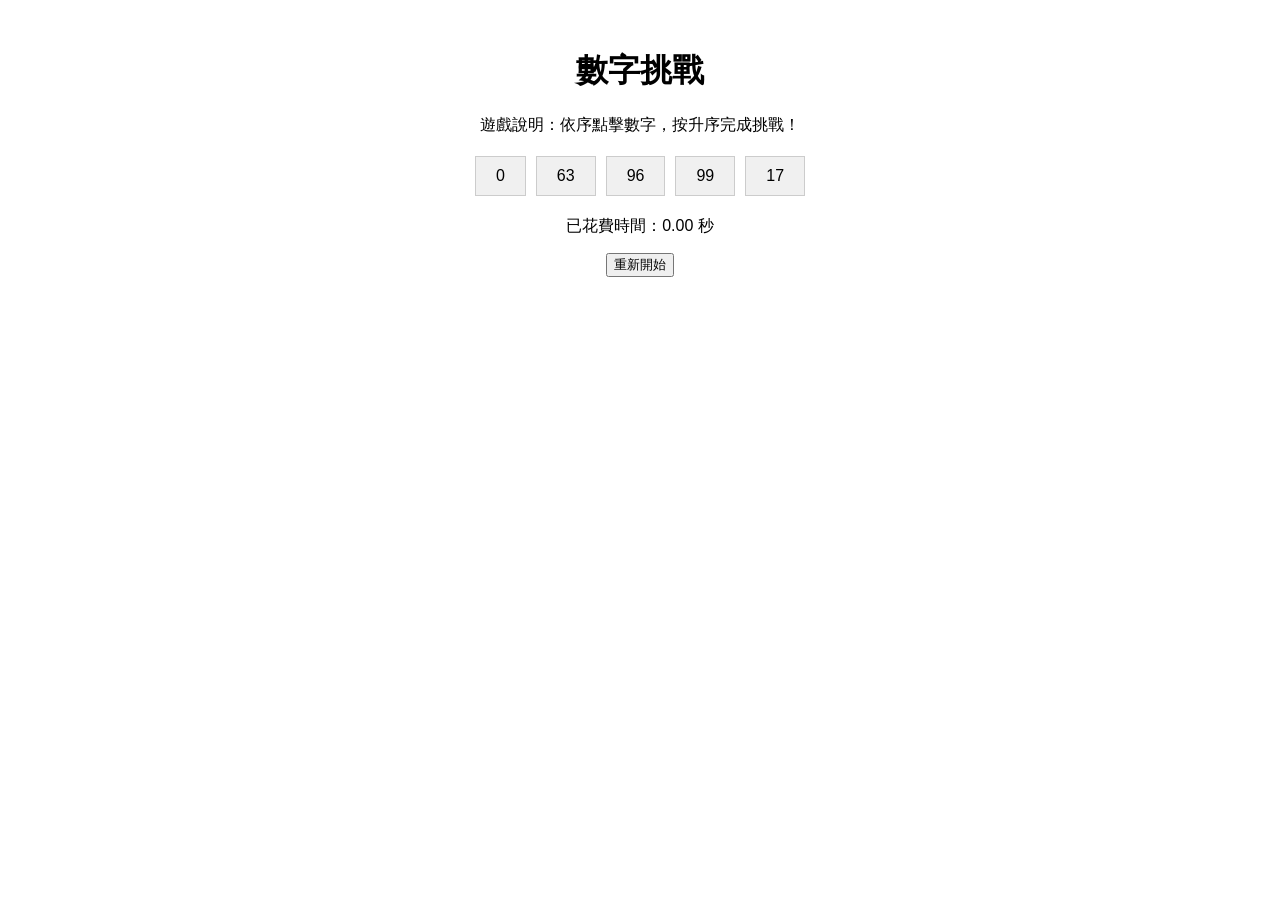
<file: games/1/index.html>
<!DOCTYPE html>
<html lang="en">
  <head>
    <meta charset="UTF-8" />
    <meta name="viewport" content="width=device-width, initial-scale=1.0" />
    <title>數字挑戰</title>
    <style>
      body {
        font-family: Arial, sans-serif;
        text-align: center;
        padding: 20px;
      }
      #numbers {
        margin: 20px auto;
        display: flex;
        justify-content: center;
        gap: 10px;
        flex-wrap: wrap;
      }
      .number {
        padding: 10px 20px;
        background-color: #f0f0f0;
        border: 1px solid #ccc;
        cursor: pointer;
        user-select: none;
        position: relative;
      }
      .number.clicked {
        background-color: #d0e0fd;
        border-color: #a0c1fd;
      }
      .badge {
        position: absolute;
        top: -5px;
        right: -5px;
        background-color: #007bff;
        color: white;
        border-radius: 50%;
        width: 20px;
        height: 20px;
        display: flex;
        justify-content: center;
        align-items: center;
        font-size: 12px;
        box-shadow: 0 0 2px rgba(0, 0, 0, 0.5);
      }
    </style>
  </head>
  <body>
    <h1>數字挑戰</h1>
    <p>遊戲說明：依序點擊數字，按升序完成挑戰！</p>
    <div id="numbers"></div>
    <p id="result"></p>
    <p>已花費時間：<span id="time-spent">0.00</span> 秒</p>
    <button id="reset">重新開始</button>
    <script>
      const numbersContainer = document.getElementById("numbers");
      const resultDisplay = document.getElementById("result");
      const resetButton = document.getElementById("reset");
      let timerInterval;
      let startTime;
      let clickedNumbers = [];

      function startTimer() {
        startTime = new Date().getTime();
        timerInterval = setInterval(() => {
          const currentTime = new Date().getTime();
          const timeSpent = ((currentTime - startTime) / 1000).toFixed(2);
          document.getElementById("time-spent").textContent = timeSpent;
        }, 100);
      }

      function stopTimer() {
        clearInterval(timerInterval);
        timerInterval = null;
      }

      function resetGame() {
        stopTimer();
        document.getElementById("time-spent").textContent = "0.00";
        numbersContainer.innerHTML = "";
        resultDisplay.textContent = "";
        clickedNumbers = [];

        const numbers = Array.from({ length: 5 }, () =>
          Math.floor(Math.random() * 100)
        );

        function updateBadge(div) {
          const badge = document.createElement("div");
          badge.className = "badge";
          badge.textContent = clickedNumbers.length;
          div.appendChild(badge);
        }

        numbers.forEach((num) => {
          const div = document.createElement("div");
          div.className = "number";
          div.textContent = num;
          div.onclick = () => {
            if (!timerInterval) {
              startTimer();
            }
            if (clickedNumbers.includes(num)) {
              return;
            }
            clickedNumbers.push(num);
            div.classList.add("clicked");
            updateBadge(div);
            checkOrder();
          };
          numbersContainer.appendChild(div);
        });
      }

      function sendResultToParent(result, score, display) {
        // 改用 postMessage 把結果送給母頁面（iframe 機制）
        window.parent.postMessage({
          type: "GAME_RESULT",
          game: "數字挑戰",
          result: result,
          score: Number(score) || 0,
          display: display,
        }, "*");
      }

      function checkOrder() {
        const sortedNumbers = [...clickedNumbers].sort((a, b) => a - b);
        if (clickedNumbers.join() === sortedNumbers.join()) {
          if (clickedNumbers.length === numbersContainer.children.length) {
            stopTimer();
            const timeTaken = document.getElementById("time-spent").textContent;
            resultDisplay.textContent = `挑戰成功！花費時間：${timeTaken} 秒`;
            if(confirm('是否要重新開始')){
              resetGame();
            }else{
              const score = Math.max(1, Math.round(100000 / parseFloat(timeTaken)));
              sendResultToParent("完成", score, timeTaken + " 秒");
            }
          }
        } else {
          resultDisplay.textContent = "挑戰失敗，請重新嘗試！";
          stopTimer();
          disableInteraction();
          resetButton.textContent = "重新開始";
          clickedNumbers = [];
          const timeTaken = document.getElementById("time-spent").textContent;
          if(confirm('是否要重新開始')){
            resetGame();
          }else{
            sendResultToParent("失敗", 0, timeTaken + " 秒");
          }
        }
      }

      function disableInteraction() {
        numbersContainer.childNodes.forEach((block) => {
          block.style.pointerEvents = "none";
        });
      }

      resetButton.onclick = resetGame;

      resetGame();
    </script>
  </body>
</html>
</file>
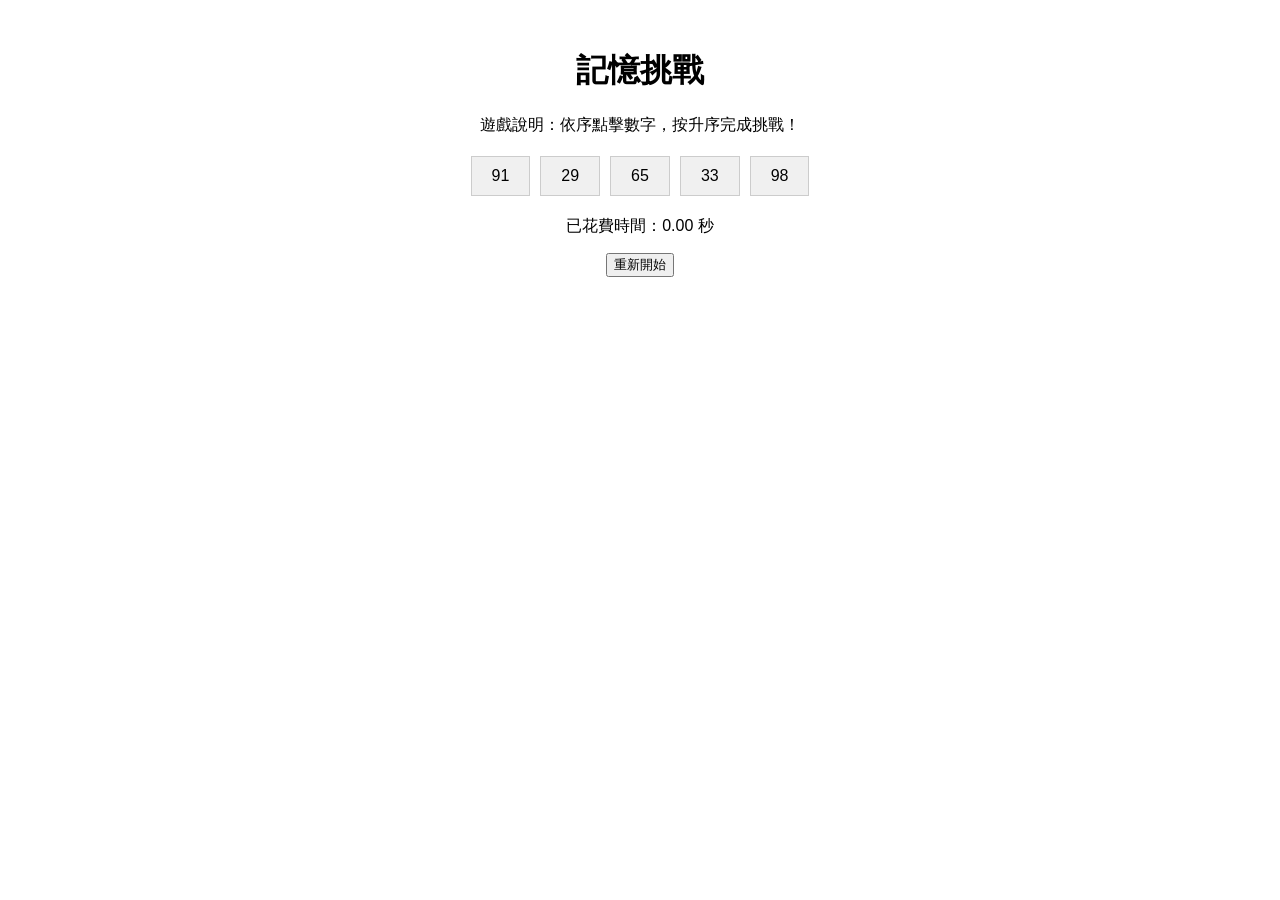
<file: games/2/index.html>
<!DOCTYPE html>
<html lang="en">
  <head>
    <meta charset="UTF-8" />
    <meta name="viewport" content="width=device-width, initial-scale=1.0" />
    <title>記憶挑戰</title>
    <style>
      body {
        font-family: Arial, sans-serif;
        text-align: center;
        padding: 20px;
      }
      #numbers {
        margin: 20px auto;
        display: flex;
        justify-content: center;
        gap: 10px;
        flex-wrap: wrap;
      }
      .number {
        padding: 10px 20px;
        background-color: #f0f0f0;
        border: 1px solid #ccc;
        cursor: pointer;
        user-select: none;
        position: relative;
      }
      .number.clicked {
        background-color: #d0e0fd;
        border-color: #a0c1fd;
      }
      .badge {
        position: absolute;
        top: -5px;
        right: -5px;
        background-color: #007bff;
        color: white;
        border-radius: 50%;
        width: 20px;
        height: 20px;
        display: flex;
        justify-content: center;
        align-items: center;
        font-size: 12px;
        box-shadow: 0 0 2px rgba(0, 0, 0, 0.5);
      }
    </style>
  </head>
  <body>
    <h1>記憶挑戰</h1>
    <p>遊戲說明：依序點擊數字，按升序完成挑戰！</p>
    <div id="numbers"></div>
    <p id="result"></p>
    <p>已花費時間：<span id="time-spent">0.00</span> 秒</p>
    <button id="reset">重新開始</button>
    <script>
      const numbersContainer = document.getElementById("numbers");
      const resultDisplay = document.getElementById("result");
      const resetButton = document.getElementById("reset");
      let timerInterval;
      let startTime;
      let clickedNumbers = [];

      function startTimer() {
        startTime = new Date().getTime();
        timerInterval = setInterval(() => {
          const currentTime = new Date().getTime();
          const timeSpent = ((currentTime - startTime) / 1000).toFixed(2);
          document.getElementById("time-spent").textContent = timeSpent;
        }, 100);
      }

      function stopTimer() {
        clearInterval(timerInterval);
        timerInterval = null;
      }

      function resetGame() {
        stopTimer();
        document.getElementById("time-spent").textContent = "0.00";
        numbersContainer.innerHTML = "";
        resultDisplay.textContent = "";
        clickedNumbers = [];

        const numbers = Array.from({ length: 5 }, () =>
          Math.floor(Math.random() * 100)
        );

        function updateBadge(div) {
          const badge = document.createElement("div");
          badge.className = "badge";
          badge.textContent = clickedNumbers.length;
          div.appendChild(badge);
        }

        numbers.forEach((num) => {
          const div = document.createElement("div");
          div.className = "number";
          div.textContent = num;
          div.onclick = () => {
            if (!timerInterval) {
              startTimer();
            }
            if (clickedNumbers.includes(num)) {
              return;
            }
            clickedNumbers.push(num);
            div.classList.add("clicked");
            updateBadge(div);
            checkOrder();
          };
          numbersContainer.appendChild(div);
        });
      }

      function sendResultToParent(result, score, display) {
        // 改用 postMessage 把結果送給母頁面（iframe 機制）
        window.parent.postMessage({
          type: "GAME_RESULT",
          game: "記憶挑戰",
          result: result,
          score: Number(score) || 0,
          display: display,
        }, "*");
      }

      function checkOrder() {
        const sortedNumbers = [...clickedNumbers].sort((a, b) => a - b);
        if (clickedNumbers.join() === sortedNumbers.join()) {
          if (clickedNumbers.length === numbersContainer.children.length) {
            stopTimer();
            const timeTaken = document.getElementById("time-spent").textContent;
            resultDisplay.textContent = `挑戰成功！花費時間：${timeTaken} 秒`;
            const score = Math.max(1, Math.round(100000 / parseFloat(timeTaken)));
            sendResultToParent("完成", score, timeTaken + " 秒");
          }
        } else {
          resultDisplay.textContent = "挑戰失敗，請重新嘗試！";
          stopTimer();
          disableInteraction();
          resetButton.textContent = "重新開始";
          clickedNumbers = [];
          const timeTaken = document.getElementById("time-spent").textContent;
          sendResultToParent("失敗", 0, timeTaken + " 秒");
        }
      }

      function disableInteraction() {
        numbersContainer.childNodes.forEach((block) => {
          block.style.pointerEvents = "none";
        });
      }

      resetButton.onclick = resetGame;

      resetGame();
    </script>
  </body>
</html>
</file>
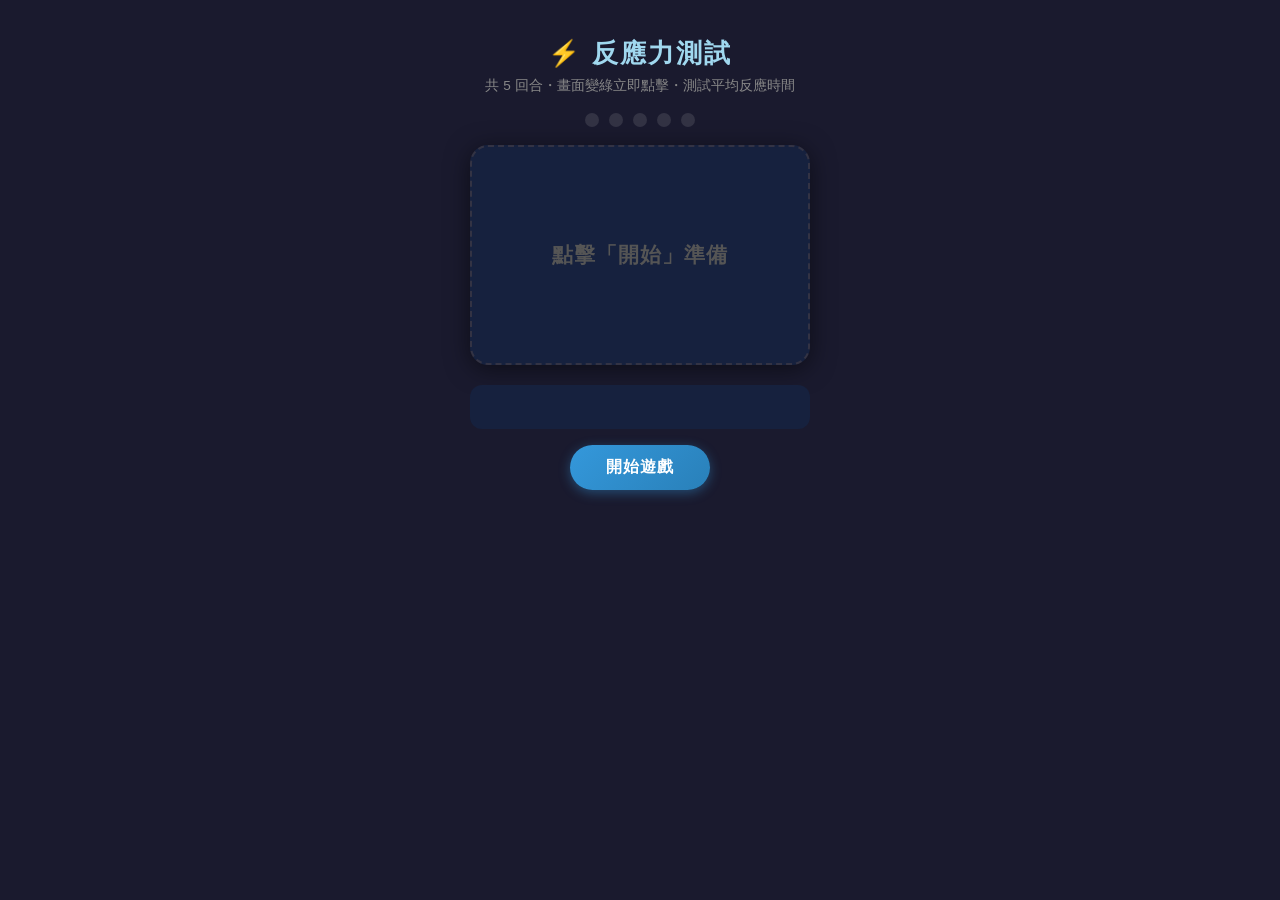
<file: games/3/index.html>
<!DOCTYPE html>
<html lang="zh-Hant">
<head>
  <meta charset="UTF-8" />
  <meta name="viewport" content="width=device-width, initial-scale=1.0" />
  <title>反應力測試</title>
  <style>
    * { box-sizing: border-box; margin: 0; padding: 0; }

    body {
      font-family: 'Segoe UI', Arial, sans-serif;
      background: #1a1a2e;
      color: #eee;
      display: flex;
      flex-direction: column;
      align-items: center;
      min-height: 100vh;
      padding: 20px;
    }

    h1 {
      margin: 16px 0 6px;
      font-size: 1.6rem;
      letter-spacing: 2px;
      color: #a0d8ef;
    }
    .desc { color: #888; font-size: .85rem; margin-bottom: 18px; }

    /* 反應區 */
    #arena {
      width: 340px;
      height: 220px;
      border-radius: 18px;
      display: flex;
      flex-direction: column;
      align-items: center;
      justify-content: center;
      cursor: pointer;
      user-select: none;
      transition: background .15s;
      font-size: 1.3rem;
      font-weight: 700;
      letter-spacing: 1px;
      box-shadow: 0 4px 24px rgba(0,0,0,.5);
      margin-bottom: 20px;
    }
    #arena.waiting  { background: #16213e; color: #555; border: 2px dashed #334; }
    #arena.ready    { background: #e74c3c; color: #fff; animation: pulse .4s infinite alternate; }
    #arena.go       { background: #27ae60; color: #fff; }
    #arena.toosoon  { background: #e67e22; color: #fff; }
    #arena.done     { background: #2c3e50; color: #a0d8ef; cursor: default; }

    @keyframes pulse { from { opacity:.85; } to { opacity:1; } }

    /* 進度圓點 */
    .dots {
      display: flex; gap: 10px; margin-bottom: 18px;
    }
    .dot {
      width: 14px; height: 14px; border-radius: 50%;
      background: #334;
      transition: background .3s;
    }
    .dot.done-ok   { background: #27ae60; }
    .dot.done-fail { background: #e74c3c; }
    .dot.active    { background: #f1c40f; box-shadow: 0 0 6px #f1c40f; }

    /* 成績列表 */
    #results-list {
      width: 340px;
      background: #16213e;
      border-radius: 12px;
      padding: 14px 18px;
      margin-bottom: 16px;
      min-height: 44px;
    }
    .result-row {
      display: flex;
      justify-content: space-between;
      padding: 4px 0;
      border-bottom: 1px solid #223;
      font-size: .9rem;
    }
    .result-row:last-child { border-bottom: none; }
    .result-row .lbl { color: #888; }
    .result-row .val { color: #a0d8ef; font-weight: 700; }
    .result-row .val.fail { color: #e74c3c; }

    #avg-block {
      width: 340px;
      background: #16213e;
      border-radius: 12px;
      padding: 12px 18px;
      margin-bottom: 18px;
      display: none;
      text-align: center;
    }
    #avg-block .avg-label { color: #888; font-size: .85rem; }
    #avg-block .avg-val   { font-size: 2rem; font-weight: 800; color: #2ecc71; margin: 4px 0; }
    #avg-block .avg-rank  { font-size: .85rem; color: #f1c40f; }

    #btn-start {
      padding: 12px 36px;
      background: linear-gradient(135deg,#3498db,#2980b9);
      color: #fff;
      border: none;
      border-radius: 30px;
      font-size: 1rem;
      font-weight: 700;
      cursor: pointer;
      letter-spacing: 1px;
      box-shadow: 0 3px 12px rgba(52,152,219,.4);
      transition: transform .15s, box-shadow .15s;
    }
    #btn-start:hover { transform: translateY(-2px); box-shadow: 0 5px 18px rgba(52,152,219,.5); }
    #btn-start:disabled { background: #334; color: #556; cursor: default; transform: none; box-shadow: none; }
  </style>
</head>
<body>

<h1>⚡ 反應力測試</h1>
<p class="desc">共 5 回合・畫面變綠立即點擊・測試平均反應時間</p>

<div class="dots" id="dots"></div>

<div id="arena" class="waiting">點擊「開始」準備</div>

<div id="results-list"></div>
<div id="avg-block">
  <div class="avg-label">平均反應時間</div>
  <div class="avg-val" id="avg-val">—</div>
  <div class="avg-rank" id="avg-rank"></div>
</div>

<button id="btn-start">開始遊戲</button>

<script>
  const ROUNDS = 5;
  const arena      = document.getElementById('arena');
  const dotsEl     = document.getElementById('dots');
  const resultList = document.getElementById('results-list');
  const avgBlock   = document.getElementById('avg-block');
  const avgValEl   = document.getElementById('avg-val');
  const avgRankEl  = document.getElementById('avg-rank');
  const btnStart   = document.getElementById('btn-start');

  let round = 0, times = [], waitTimer = null, goTime = null, state = 'idle';

  // 建立進度點
  function buildDots() {
    dotsEl.innerHTML = '';
    for (let i = 0; i < ROUNDS; i++) {
      const d = document.createElement('div');
      d.className = 'dot';
      d.id = `dot-${i}`;
      dotsEl.appendChild(d);
    }
  }

  function setDot(i, cls) {
    const d = document.getElementById(`dot-${i}`);
    if (d) d.className = `dot ${cls}`;
  }

  function addResultRow(round, ms, failed) {
    const row = document.createElement('div');
    row.className = 'result-row';
    row.innerHTML = `<span class="lbl">第 ${round} 回合</span>
      <span class="val ${failed ? 'fail' : ''}">${failed ? '太早點擊！' : ms + ' ms'}</span>`;
    resultList.appendChild(row);
  }

  function rankMsg(avg) {
    if (avg < 180) return '🏆 超人反應！頂尖電競等級';
    if (avg < 230) return '🥇 優秀！超越大多數玩家';
    if (avg < 300) return '🥈 良好・一般人的水準';
    if (avg < 400) return '🥉 普通・多練習就能進步';
    return '💪 繼續加油！';
  }

  function sendResultToParent(result, score, display) {
    // 改用 postMessage 把結果送給母頁面（iframe 機制）
    window.parent.postMessage({
      type: 'GAME_RESULT',
      game: '反應力測試',
      result: result,
      score: Number(score) || 0,
      display: display,
    }, '*');
  }

  function startRound() {
    if (round >= ROUNDS) { showFinal(); return; }
    state = 'waiting';
    setDot(round, 'active');
    arena.className = 'ready';
    arena.textContent = '⚠️ 等待…不要太早點！';

    const delay = 1500 + Math.random() * 2500;
    waitTimer = setTimeout(() => {
      state = 'go';
      arena.className = 'go';
      arena.textContent = '🟢 點！！！';
      goTime = performance.now();
    }, delay);
  }

  arena.addEventListener('click', () => {
    if (state === 'idle') return;

    if (state === 'waiting') {
      // 太早
      clearTimeout(waitTimer);
      arena.className = 'toosoon';
      arena.textContent = '😬 太早了！';
      setDot(round, 'done-fail');
      addResultRow(round + 1, 0, true);
      times.push(null);
      round++;
      state = 'idle';
      setTimeout(startRound, 1200);
      return;
    }

    if (state === 'go') {
      const ms = Math.round(performance.now() - goTime);
      times.push(ms);
      setDot(round, 'done-ok');
      addResultRow(round + 1, ms, false);
      arena.className = 'waiting';
      arena.textContent = `✅ ${ms} ms！`;
      round++;
      state = 'idle';
      setTimeout(startRound, 900);
    }
  });

  function showFinal() {
    state = 'done';
    const valid = times.filter(t => t !== null);
    arena.className = 'done';
    if (valid.length === 0) {
      arena.textContent = '所有回合皆失敗 😅';
      avgBlock.style.display = 'block';
      avgValEl.textContent = '—';
      avgRankEl.textContent = '請再試一次！';
      sendResultToParent('失敗', 0, '—');
    } else {
      const avg = Math.round(valid.reduce((a, b) => a + b, 0) / valid.length);
      arena.textContent = `完成！平均 ${avg} ms`;
      avgBlock.style.display = 'block';
      avgValEl.textContent = avg + ' ms';
      avgRankEl.textContent = rankMsg(avg);
      sendResultToParent('完成', Math.max(1, Math.round(100000 / avg)), avg + ' ms');
    }
    btnStart.textContent = '再玩一次';
    btnStart.disabled = false;
  }

  btnStart.addEventListener('click', () => {
    round = 0; times = []; state = 'idle';
    resultList.innerHTML = '';
    avgBlock.style.display = 'none';
    arena.className = 'waiting';
    arena.textContent = '準備好了嗎…';
    btnStart.disabled = true;
    buildDots();
    setTimeout(startRound, 800);
  });

  buildDots();
</script>
</body>
</html>
</file>
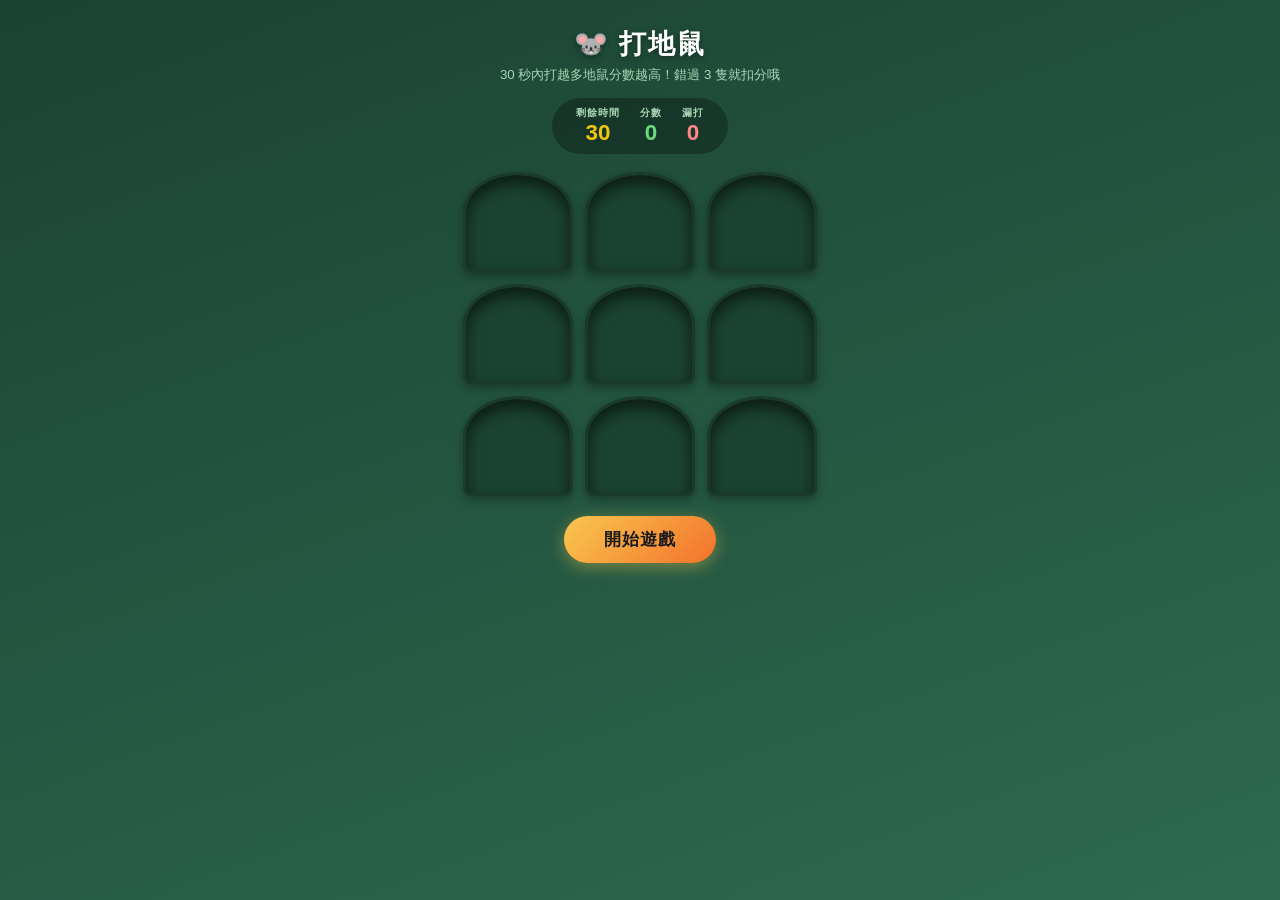
<file: games/4/index.html>
<!DOCTYPE html>
<html lang="zh-Hant">
<head>
  <meta charset="UTF-8" />
  <meta name="viewport" content="width=device-width, initial-scale=1.0" />
  <title>打地鼠</title>
  <style>
    * { box-sizing: border-box; margin: 0; padding: 0; }

    body {
      font-family: 'Segoe UI', Arial, sans-serif;
      background: linear-gradient(160deg, #1b4332 0%, #2d6a4f 100%);
      min-height: 100vh;
      display: flex;
      flex-direction: column;
      align-items: center;
      padding: 16px;
      color: #fff;
    }

    h1 { font-size: 1.7rem; margin: 10px 0 4px; letter-spacing: 2px; text-shadow: 0 2px 6px rgba(0,0,0,.4); }
    .desc { color: #a8d5b5; font-size: .83rem; margin-bottom: 14px; }

    /* 狀態列 */
    .hud {
      display: flex;
      gap: 20px;
      background: rgba(0,0,0,.3);
      border-radius: 30px;
      padding: 8px 24px;
      margin-bottom: 18px;
      font-size: 1rem;
      font-weight: 700;
    }
    .hud-item { display: flex; flex-direction: column; align-items: center; }
    .hud-label { font-size: .65rem; color: #a8d5b5; letter-spacing: 1px; text-transform: uppercase; }
    .hud-val { font-size: 1.4rem; }
    #timer-val { color: #f1c40f; }
    #score-val { color: #69db7c; }
    #miss-val  { color: #ff8787; }

    /* 9 格地鼠洞 */
    #grid {
      display: grid;
      grid-template-columns: repeat(3, 110px);
      grid-template-rows: repeat(3, 100px);
      gap: 12px;
      margin-bottom: 20px;
    }

    .hole {
      background: #1b4332;
      border-radius: 50% 50% 8px 8px / 40% 40% 8px 8px;
      border: 3px solid #1a3a2a;
      position: relative;
      overflow: hidden;
      cursor: default;
      box-shadow: inset 0 8px 16px rgba(0,0,0,.6), 0 4px 10px rgba(0,0,0,.3);
    }

    .mole {
      position: absolute;
      bottom: -100%;
      left: 50%;
      transform: translateX(-50%);
      width: 70px;
      height: 70px;
      cursor: pointer;
      user-select: none;
      transition: bottom .12s ease-out;
      font-size: 52px;
      text-align: center;
      line-height: 70px;
      filter: drop-shadow(0 4px 6px rgba(0,0,0,.5));
    }
    .mole.up   { bottom: 5px; }
    .mole.whacked { font-size: 48px; filter: brightness(2) drop-shadow(0 0 8px #f1c40f); pointer-events: none; }

    /* 炸開特效標籤 */
    .pop {
      position: absolute;
      font-size: 1.1rem;
      font-weight: 900;
      color: #f1c40f;
      text-shadow: 0 2px 4px rgba(0,0,0,.6);
      pointer-events: none;
      animation: floatUp .6s forwards;
      z-index: 10;
    }
    @keyframes floatUp {
      0%   { opacity:1; transform: translateY(0) scale(1); }
      100% { opacity:0; transform: translateY(-40px) scale(1.3); }
    }

    /* 按鈕 */
    #btn-start {
      padding: 12px 40px;
      background: linear-gradient(135deg, #f9c74f, #f3722c);
      color: #1b1b1b;
      border: none;
      border-radius: 30px;
      font-size: 1.05rem;
      font-weight: 800;
      cursor: pointer;
      letter-spacing: 1px;
      box-shadow: 0 4px 16px rgba(249,199,79,.4);
      transition: transform .15s;
    }
    #btn-start:hover  { transform: translateY(-2px); }
    #btn-start:disabled { background: #444; color: #777; cursor: default; transform: none; box-shadow: none; }

    /* 結果覆蓋層 */
    #overlay {
      display: none;
      position: fixed;
      inset: 0;
      background: rgba(0,0,0,.75);
      z-index: 100;
      flex-direction: column;
      align-items: center;
      justify-content: center;
      gap: 14px;
    }
    #overlay.show { display: flex; }
    .overlay-box {
      background: #1b4332;
      border: 2px solid #40916c;
      border-radius: 20px;
      padding: 30px 40px;
      text-align: center;
      box-shadow: 0 8px 40px rgba(0,0,0,.6);
    }
    .overlay-box h2 { font-size: 1.8rem; margin-bottom: 8px; }
    .final-score { font-size: 3rem; font-weight: 900; color: #69db7c; }
    .final-label { color: #a8d5b5; font-size: .9rem; margin-bottom: 18px; }
    .final-rank  { font-size: 1.1rem; margin-bottom: 20px; color: #f1c40f; }
    .overlay-btn {
      padding: 10px 32px;
      background: linear-gradient(135deg,#f9c74f,#f3722c);
      color: #1b1b1b;
      border: none;
      border-radius: 30px;
      font-size: 1rem;
      font-weight: 800;
      cursor: pointer;
      margin: 0 6px;
    }
  </style>
</head>
<body>

<h1>🐭 打地鼠</h1>
<p class="desc">30 秒內打越多地鼠分數越高！錯過 3 隻就扣分哦</p>

<div class="hud">
  <div class="hud-item">
    <span class="hud-label">剩餘時間</span>
    <span class="hud-val" id="timer-val">30</span>
  </div>
  <div class="hud-item">
    <span class="hud-label">分數</span>
    <span class="hud-val" id="score-val">0</span>
  </div>
  <div class="hud-item">
    <span class="hud-label">漏打</span>
    <span class="hud-val" id="miss-val">0</span>
  </div>
</div>

<div id="grid"></div>
<button id="btn-start">開始遊戲</button>
<div id="overlay">
  <div class="overlay-box">
    <h2>⏱ 時間到！</h2>
    <div class="final-score" id="final-score">0</div>
    <div class="final-label">分</div>
    <div class="final-rank" id="final-rank"></div>
    <button class="overlay-btn" id="btn-again">再玩一次</button>
    <button class="overlay-btn" id="btn-quit" style="background:#334;color:#aaa;">結束</button>
  </div>
</div>

<script>
  const TOTAL_TIME = 30;
  const MOLES = ['🐭','🐹','🐱','🦊','🐻'];

  let score = 0, misses = 0, timeLeft = TOTAL_TIME;
  let gameTimer = null, spawnTimer = null, running = false;
  let holes = [], moleTimers = [];

  const grid      = document.getElementById('grid');
  const timerVal  = document.getElementById('timer-val');
  const scoreVal  = document.getElementById('score-val');
  const missVal   = document.getElementById('miss-val');
  const overlay   = document.getElementById('overlay');
  const finalScore= document.getElementById('final-score');
  const finalRank = document.getElementById('final-rank');
  const btnStart  = document.getElementById('btn-start');
  const btnAgain  = document.getElementById('btn-again');
  const btnQuit   = document.getElementById('btn-quit');

  // 建立 9 個洞
  function buildGrid() {
    grid.innerHTML = '';
    holes = [];
    moleTimers = [];
    for (let i = 0; i < 9; i++) {
      const hole = document.createElement('div');
      hole.className = 'hole';
      const mole = document.createElement('div');
      mole.className = 'mole';
      mole.dataset.idx = i;
      hole.appendChild(mole);
      grid.appendChild(hole);
      holes.push({ hole, mole, up: false });
      moleTimers.push(null);
    }
  }

  function rankMsg(s) {
    if (s >= 25) return '🏆 傳說地鼠獵人！';
    if (s >= 18) return '🥇 超強！手速一流';
    if (s >= 12) return '🥈 不錯！繼續練習';
    if (s >= 6)  return '🥉 加油，還有進步空間';
    return '💪 下次一定更好！';
  }

  function popText(hole, txt) {
    const el = document.createElement('div');
    el.className = 'pop';
    el.textContent = txt;
    el.style.left  = (30 + Math.random()*40) + 'px';
    el.style.top   = '20px';
    hole.appendChild(el);
    setTimeout(() => el.remove(), 650);
  }

  function showMole(idx) {
    if (!running) return;
    const { hole, mole } = holes[idx];
    if (holes[idx].up) return;

    const face = MOLES[Math.floor(Math.random() * MOLES.length)];
    mole.textContent = face;
    mole.className = 'mole up';
    holes[idx].up = true;

    // 地鼠停留時間（隨遊戲進行縮短）
    const stayMs = Math.max(600, 1200 - (TOTAL_TIME - timeLeft) * 18);

    moleTimers[idx] = setTimeout(() => {
      if (holes[idx].up) {
        hideMole(idx, true); // 沒打到
      }
    }, stayMs);

    mole.onclick = () => {
      if (!running || !holes[idx].up) return;
      clearTimeout(moleTimers[idx]);
      mole.className = 'mole whacked';
      mole.textContent = '💥';
      popText(hole, '+10');
      score += 10;
      scoreVal.textContent = score;
      holes[idx].up = false;
      setTimeout(() => { mole.className = 'mole'; }, 300);
    };
  }

  function hideMole(idx, missed) {
    holes[idx].up = false;
    holes[idx].mole.className = 'mole';
    if (missed) {
      misses++;
      missVal.textContent = misses;
      if (score > 0) { score = Math.max(0, score - 5); scoreVal.textContent = score; }
      popText(holes[idx].hole, '-5');
    }
  }

  function spawnRandom() {
    if (!running) return;
    // 找沒在顯示的洞
    const available = holes.map((h,i) => (!h.up ? i : -1)).filter(i => i >= 0);
    if (available.length > 0) {
      const idx = available[Math.floor(Math.random() * available.length)];
      showMole(idx);
    }
    // 同時顯示 1~2 隻（後期加快）
    const extra = timeLeft < 15 && available.length > 1 && Math.random() < .4;
    if (extra) {
      const idx2 = available.filter(i => i !== holes.findIndex((_,ii)=>ii===available[0]))[Math.floor(Math.random()*(available.length-1))];
      if (idx2 !== undefined) setTimeout(() => showMole(idx2), 150);
    }
    const interval = Math.max(500, 900 - (TOTAL_TIME - timeLeft) * 12);
    spawnTimer = setTimeout(spawnRandom, interval);
  }

  function startGame() {
    score = 0; misses = 0; timeLeft = TOTAL_TIME; running = true;
    scoreVal.textContent = 0;
    missVal.textContent = 0;
    timerVal.textContent = TOTAL_TIME;
    overlay.classList.remove('show');
    btnStart.disabled = true;
    buildGrid();

    spawnRandom();

    gameTimer = setInterval(() => {
      timeLeft--;
      timerVal.textContent = timeLeft;
      if (timeLeft <= 0) endGame();
    }, 1000);
  }

  function endGame() {
    running = false;
    clearInterval(gameTimer);
    clearTimeout(spawnTimer);
    moleTimers.forEach(t => clearTimeout(t));
    holes.forEach(h => { h.mole.className = 'mole'; h.up = false; });

    finalScore.textContent = score;
    finalRank.textContent = rankMsg(Math.floor(score / 10));
    overlay.classList.add('show');

    sendResultToParent('完成', score, score + ' 分');
  }

  function sendResultToParent(result, score, display) {
    // 改用 postMessage 把結果送給母頁面（iframe 機制）
    window.parent.postMessage({
      type: 'GAME_RESULT',
      game: '打地鼠',
      result: result,
      score: Number(score) || 0,
      display: display,
    }, '*');
  }

  btnStart.addEventListener('click', startGame);
  btnAgain.addEventListener('click', startGame);
  btnQuit.addEventListener('click', () => { overlay.classList.remove('show'); btnStart.disabled = false; window.close(); });

  buildGrid();
</script>
</body>
</html>
</file>
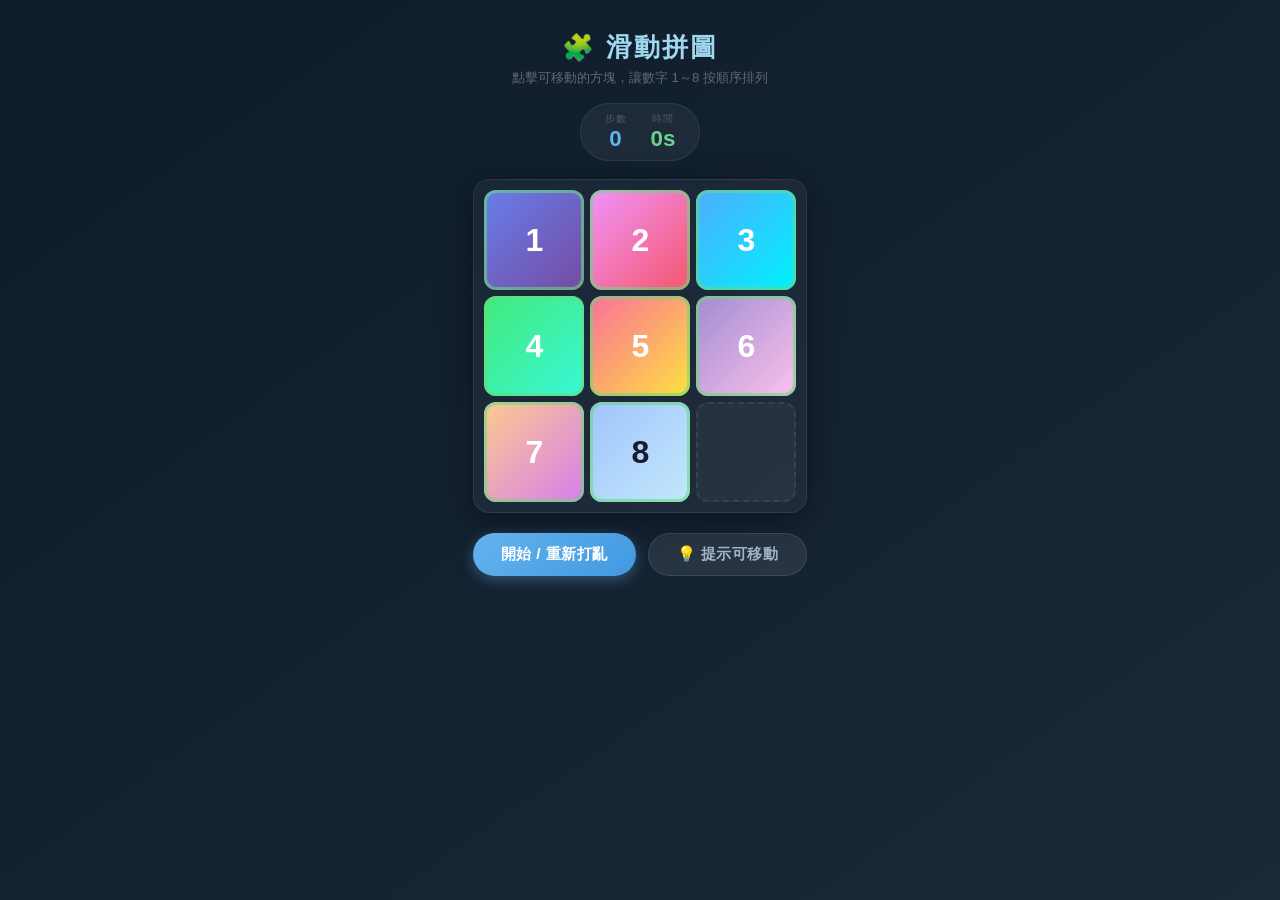
<file: games/5/index.html>
<!DOCTYPE html>
<html lang="zh-Hant">
<head>
  <meta charset="UTF-8" />
  <meta name="viewport" content="width=device-width, initial-scale=1.0" />
  <title>滑動拼圖</title>
  <style>
    * { box-sizing: border-box; margin: 0; padding: 0; }

    body {
      font-family: 'Segoe UI', Arial, sans-serif;
      background: linear-gradient(145deg, #0d1b2a, #1b2838);
      min-height: 100vh;
      display: flex;
      flex-direction: column;
      align-items: center;
      padding: 20px 16px;
      color: #e0e6f0;
    }

    h1 { font-size: 1.6rem; margin: 10px 0 4px; letter-spacing: 2px; color: #a0d8ef; }
    .desc { color: #667; font-size: .83rem; margin-bottom: 16px; }

    /* HUD */
    .hud {
      display: flex;
      gap: 24px;
      background: rgba(255,255,255,.05);
      border: 1px solid rgba(255,255,255,.08);
      border-radius: 30px;
      padding: 8px 24px;
      margin-bottom: 18px;
    }
    .hud-item { display: flex; flex-direction: column; align-items: center; }
    .hud-label { font-size: .62rem; color: #556; letter-spacing: 1px; text-transform: uppercase; }
    .hud-val   { font-size: 1.4rem; font-weight: 800; }
    #step-val  { color: #63b3ed; }
    #time-val  { color: #68d391; }

    /* 拼圖區 */
    #puzzle {
      display: grid;
      grid-template-columns: repeat(3, 100px);
      grid-template-rows: repeat(3, 100px);
      gap: 6px;
      margin-bottom: 20px;
      padding: 10px;
      background: rgba(255,255,255,.04);
      border-radius: 16px;
      border: 1px solid rgba(255,255,255,.08);
      box-shadow: 0 8px 32px rgba(0,0,0,.4);
    }

    .tile {
      width: 100px;
      height: 100px;
      border-radius: 12px;
      display: flex;
      align-items: center;
      justify-content: center;
      font-size: 2rem;
      font-weight: 900;
      cursor: pointer;
      user-select: none;
      transition: transform .1s ease, box-shadow .1s;
      position: relative;
      letter-spacing: -1px;
    }
    .tile:not(.empty):hover {
      transform: scale(1.05);
      box-shadow: 0 0 16px rgba(160,216,239,.3);
    }
    .tile.movable { cursor: pointer; }
    .tile.not-movable { cursor: default; }

    /* 數字漸層色 */
    .tile[data-n="1"] { background: linear-gradient(135deg,#667eea,#764ba2); color:#fff; }
    .tile[data-n="2"] { background: linear-gradient(135deg,#f093fb,#f5576c); color:#fff; }
    .tile[data-n="3"] { background: linear-gradient(135deg,#4facfe,#00f2fe); color:#fff; }
    .tile[data-n="4"] { background: linear-gradient(135deg,#43e97b,#38f9d7); color:#fff; }
    .tile[data-n="5"] { background: linear-gradient(135deg,#fa709a,#fee140); color:#fff; }
    .tile[data-n="6"] { background: linear-gradient(135deg,#a18cd1,#fbc2eb); color:#fff; }
    .tile[data-n="7"] { background: linear-gradient(135deg,#fccb90,#d57eeb); color:#fff; }
    .tile[data-n="8"] { background: linear-gradient(135deg,#a1c4fd,#c2e9fb); color:#1a1a2e; }
    .tile.empty       { background: rgba(255,255,255,.04); cursor: default; border: 2px dashed rgba(255,255,255,.08); }

    .tile.slide-anim {
      animation: slidePop .12s ease;
    }
    @keyframes slidePop {
      0%   { transform: scale(1); }
      50%  { transform: scale(1.08); }
      100% { transform: scale(1); }
    }

    /* 完成標記 */
    .tile.correct::after {
      content: '';
      position: absolute;
      inset: 0;
      border-radius: 12px;
      border: 3px solid rgba(105,219,124,.6);
      pointer-events: none;
    }

    /* 按鈕群 */
    .btns { display: flex; gap: 12px; margin-bottom: 16px; }
    .btn {
      padding: 10px 28px;
      border: none;
      border-radius: 30px;
      font-size: .95rem;
      font-weight: 700;
      cursor: pointer;
      transition: transform .15s;
      letter-spacing: .5px;
    }
    .btn:hover { transform: translateY(-2px); }
    .btn-primary { background: linear-gradient(135deg,#63b3ed,#4299e1); color:#fff; box-shadow: 0 4px 14px rgba(99,179,237,.35); }
    .btn-secondary { background: rgba(255,255,255,.08); color:#a0b4c8; border: 1px solid rgba(255,255,255,.1); }

    /* 完成覆蓋層 */
    #overlay {
      display: none;
      position: fixed;
      inset: 0;
      background: rgba(0,0,0,.75);
      z-index: 100;
      flex-direction: column;
      align-items: center;
      justify-content: center;
    }
    #overlay.show { display: flex; }
    .result-box {
      background: #0d1b2a;
      border: 1px solid rgba(160,216,239,.3);
      border-radius: 24px;
      padding: 36px 44px;
      text-align: center;
      box-shadow: 0 12px 48px rgba(0,0,0,.7);
      min-width: 280px;
    }
    .result-box h2 { font-size: 1.8rem; margin-bottom: 10px; color: #a0d8ef; }
    .result-nums {
      display: flex;
      justify-content: center;
      gap: 28px;
      margin: 16px 0 10px;
    }
    .r-num { display: flex; flex-direction: column; align-items: center; }
    .r-num .big  { font-size: 2.2rem; font-weight: 900; }
    .r-num .sml  { font-size: .72rem; color: #667; text-transform: uppercase; letter-spacing: 1px; }
    .r-steps { color: #63b3ed; }
    .r-time  { color: #68d391; }
    .r-rank  { font-size: 1.05rem; color: #f6e05e; margin-bottom: 22px; }
    .result-btns { display: flex; gap: 10px; justify-content: center; }
    .result-btns .btn { padding: 9px 24px; font-size: .88rem; }
  </style>
</head>
<body>

<h1>🧩 滑動拼圖</h1>
<p class="desc">點擊可移動的方塊，讓數字 1～8 按順序排列</p>

<div class="hud">
  <div class="hud-item">
    <span class="hud-label">步數</span>
    <span class="hud-val" id="step-val">0</span>
  </div>
  <div class="hud-item">
    <span class="hud-label">時間</span>
    <span class="hud-val" id="time-val">0s</span>
  </div>
</div>

<div id="puzzle"></div>

<div class="btns">
  <button class="btn btn-primary" id="btn-start">開始 / 重新打亂</button>
  <button class="btn btn-secondary" id="btn-hint">💡 提示可移動</button>
</div>

<div id="overlay">
  <div class="result-box">
    <h2>🎉 完成！</h2>
    <div class="result-nums">
      <div class="r-num r-steps">
        <span class="big" id="res-steps">0</span>
        <span class="sml">步數</span>
      </div>
      <div class="r-num r-time">
        <span class="big" id="res-time">0s</span>
        <span class="sml">時間</span>
      </div>
    </div>
    <div class="r-rank" id="res-rank"></div>
    <div class="result-btns">
      <button class="btn btn-primary" id="btn-again">再玩一次</button>
      <button class="btn btn-secondary" id="btn-quit">結束</button>
    </div>
  </div>
</div>

<script>
  const GOAL = [1,2,3,4,5,6,7,8,0]; // 0 = 空格

  let board = [...GOAL];
  let steps = 0, seconds = 0, timerInterval = null, running = false;

  const puzzleEl  = document.getElementById('puzzle');
  const stepValEl = document.getElementById('step-val');
  const timeValEl = document.getElementById('time-val');
  const overlay   = document.getElementById('overlay');
  const resSteps  = document.getElementById('res-steps');
  const resTime   = document.getElementById('res-time');
  const resRank   = document.getElementById('res-rank');
  const btnStart  = document.getElementById('btn-start');
  const btnHint   = document.getElementById('btn-hint');
  const btnAgain  = document.getElementById('btn-again');
  const btnQuit   = document.getElementById('btn-quit');

  // ── 亂數打亂（確保有解）─────────────────────────
  function shuffle(arr) {
    const a = [...arr];
    // 從目標狀態做 200 次隨機合法移動
    for (let i = 0; i < 200; i++) {
      const empty = a.indexOf(0);
      const neighbors = getMovable(a);
      const pick = neighbors[Math.floor(Math.random() * neighbors.length)];
      [a[empty], a[pick]] = [a[pick], a[empty]];
    }
    return a;
  }

  function getMovable(arr) {
    const empty = arr.indexOf(0);
    const row = Math.floor(empty / 3), col = empty % 3;
    const dirs = [];
    if (row > 0) dirs.push(empty - 3);
    if (row < 2) dirs.push(empty + 3);
    if (col > 0) dirs.push(empty - 1);
    if (col < 2) dirs.push(empty + 1);
    return dirs;
  }

  // ── 渲染 ─────────────────────────────────────────
  function render(animIdx = -1) {
    puzzleEl.innerHTML = '';
    const movable = getMovable(board);
    board.forEach((n, idx) => {
      const tile = document.createElement('div');
      tile.className = 'tile' + (n === 0 ? ' empty' : '');
      if (n !== 0) {
        tile.dataset.n = n;
        tile.textContent = n;
        if (n === GOAL[idx]) tile.classList.add('correct');
        if (movable.includes(idx)) tile.classList.add('movable');
        else tile.classList.add('not-movable');
        if (idx === animIdx) tile.classList.add('slide-anim');
        if (movable.includes(idx)) {
          tile.addEventListener('click', () => moveTile(idx));
        }
      }
      puzzleEl.appendChild(tile);
    });
  }

  // ── 移動 ─────────────────────────────────────────
  function moveTile(idx) {
    if (!running) return;
    const empty = board.indexOf(0);
    const movable = getMovable(board);
    if (!movable.includes(idx)) return;
    [board[empty], board[idx]] = [board[idx], board[empty]];
    steps++;
    stepValEl.textContent = steps;
    render(empty); // empty 位置現在是剛移過去的磚
    if (isSolved()) endGame();
  }

  function isSolved() {
    return board.every((n, i) => n === GOAL[i]);
  }

  // ── 計時 ─────────────────────────────────────────
  function startTimer() {
    clearInterval(timerInterval);
    seconds = 0;
    timerInterval = setInterval(() => {
      seconds++;
      timeValEl.textContent = seconds + 's';
    }, 1000);
  }

  // ── 排名 ─────────────────────────────────────────
  function rankMsg(s, t) {
    if (s <= 20 && t <= 30) return '🏆 完美！大師等級';
    if (s <= 35 && t <= 60) return '🥇 優秀！相當厲害';
    if (s <= 60)            return '🥈 不錯！繼續練習';
    return '💪 完成就是勝利！';
  }

  // ── 開始 ─────────────────────────────────────────
  function startGame() {
    board = shuffle(GOAL);
    steps = 0;
    running = true;
    stepValEl.textContent = 0;
    timeValEl.textContent = '0s';
    overlay.classList.remove('show');
    render();
    startTimer();
  }

  // ── 結束 ─────────────────────────────────────────
  function endGame() {
    running = false;
    clearInterval(timerInterval);
    render(); // 最終狀態
    resSteps.textContent = steps;
    resTime.textContent  = seconds + 's';
    resRank.textContent  = rankMsg(steps, seconds);
    overlay.classList.add('show');
    const finalScore = Math.max(1, Math.round(100000 / (steps + seconds)));
    sendResultToParent('完成', finalScore, steps + ' 步 / ' + seconds + ' 秒');
  }

  // ── 回傳 ─────────────────────────────────────────
  function sendResultToParent(result, score, display) {
    // 改用 postMessage 把結果送給母頁面（iframe 機制）
    window.parent.postMessage({
      type: 'GAME_RESULT',
      game: '滑動拼圖',
      result: result,
      score: Number(score) || 0,
      display: display,
    }, '*');
  }

  // ── 提示 ─────────────────────────────────────────
  btnHint.addEventListener('click', () => {
    const tiles = puzzleEl.querySelectorAll('.tile.movable');
    tiles.forEach(t => {
      t.style.outline = '3px solid #f6e05e';
      setTimeout(() => { t.style.outline = ''; }, 900);
    });
  });

  // ── 按鈕綁定 ──────────────────────────────────────
  btnStart.addEventListener('click', startGame);
  btnAgain.addEventListener('click', startGame);
  btnQuit.addEventListener('click', () => { overlay.classList.remove('show'); window.close(); });

  // 初始顯示已排好的狀態
  render();
</script>
</body>
</html>
</file>
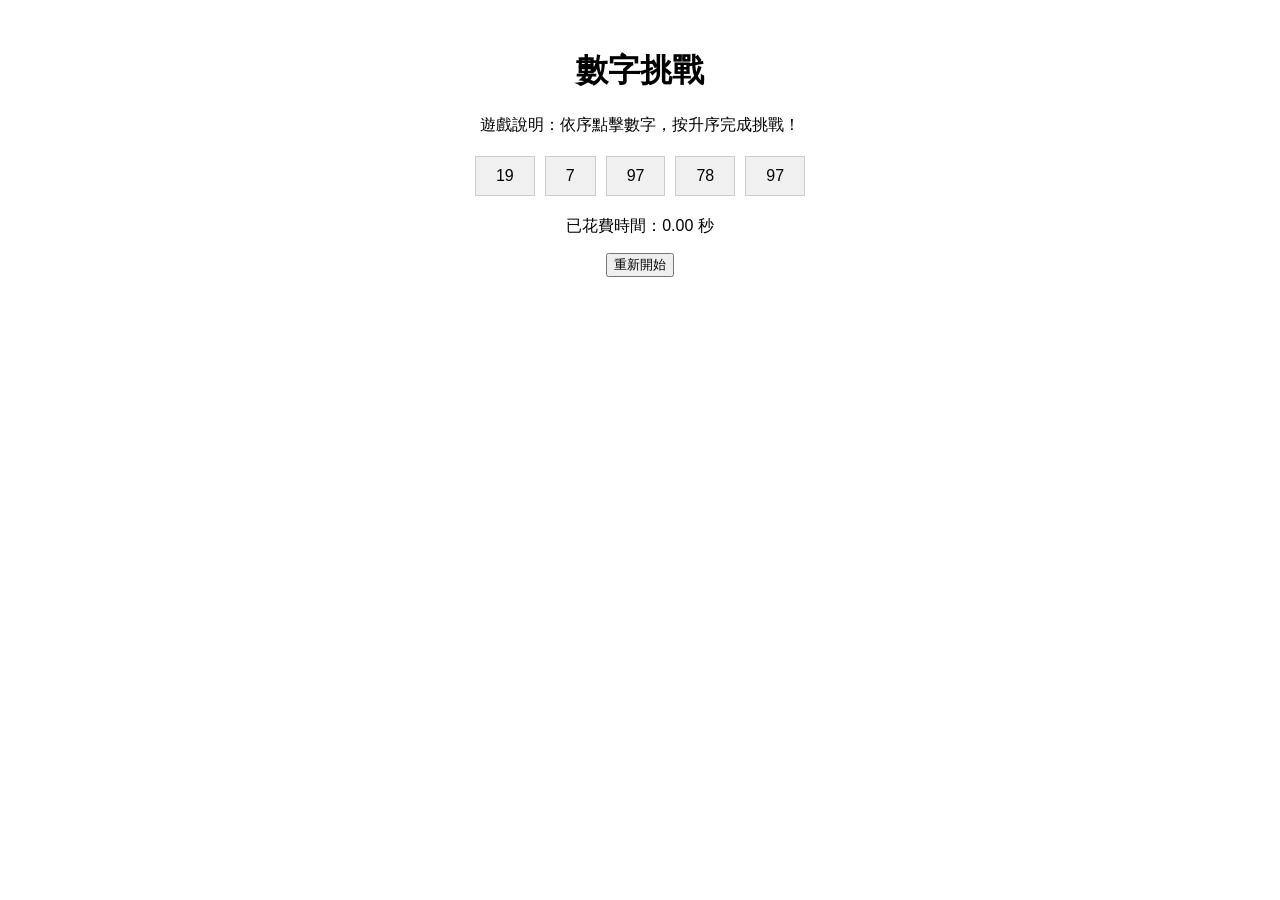
<file: document/games/1/index.html>
<!DOCTYPE html>
<html lang="en">
  <head>
    <meta charset="UTF-8" />
    <meta name="viewport" content="width=device-width, initial-scale=1.0" />
    <title>數字挑戰</title>
    <style>
      body {
        font-family: Arial, sans-serif;
        text-align: center;
        padding: 20px;
      }
      #numbers {
        margin: 20px auto;
        display: flex;
        justify-content: center;
        gap: 10px;
        flex-wrap: wrap;
      }
      .number {
        padding: 10px 20px;
        background-color: #f0f0f0;
        border: 1px solid #ccc;
        cursor: pointer;
        user-select: none;
        position: relative;
      }
      .number.clicked {
        background-color: #d0e0fd;
        border-color: #a0c1fd;
      }
      .badge {
        position: absolute;
        top: -5px;
        right: -5px;
        background-color: #007bff;
        color: white;
        border-radius: 50%;
        width: 20px;
        height: 20px;
        display: flex;
        justify-content: center;
        align-items: center;
        font-size: 12px;
        box-shadow: 0 0 2px rgba(0, 0, 0, 0.5);
      }
    </style>
  </head>
  <body>
    <h1>數字挑戰</h1>
    <p>遊戲說明：依序點擊數字，按升序完成挑戰！</p>
    <div id="numbers"></div>
    <p id="result"></p>
    <p>已花費時間：<span id="time-spent">0.00</span> 秒</p>
    <button id="reset">重新開始</button>
    <script>
      const numbersContainer = document.getElementById("numbers");
      const resultDisplay = document.getElementById("result");
      const resetButton = document.getElementById("reset");
      let timerInterval;
      let startTime;
      let clickedNumbers = [];

      function startTimer() {
        startTime = new Date().getTime();
        timerInterval = setInterval(() => {
          const currentTime = new Date().getTime();
          const timeSpent = ((currentTime - startTime) / 1000).toFixed(2);
          document.getElementById("time-spent").textContent = timeSpent;
        }, 100);
      }

      function stopTimer() {
        clearInterval(timerInterval);
        timerInterval = null;
      }

      function resetGame() {
        stopTimer();
        document.getElementById("time-spent").textContent = "0.00";
        numbersContainer.innerHTML = "";
        resultDisplay.textContent = "";
        clickedNumbers = [];

        const numbers = Array.from({ length: 5 }, () =>
          Math.floor(Math.random() * 100)
        );

        function updateBadge(div) {
          const badge = document.createElement("div");
          badge.className = "badge";
          badge.textContent = clickedNumbers.length;
          div.appendChild(badge);
        }

        numbers.forEach((num) => {
          const div = document.createElement("div");
          div.className = "number";
          div.textContent = num;
          div.onclick = () => {
            if (!timerInterval) {
              startTimer();
            }
            if (clickedNumbers.includes(num)) {
              return;
            }
            clickedNumbers.push(num);
            div.classList.add("clicked");
            updateBadge(div);
            checkOrder();
          };
          numbersContainer.appendChild(div);
        });
      }

      function sendResultToParent(result, timeTaken) {
        if (window.opener) {
          window.opener.receiveGameResult({
            game: "數字挑戰",
            data: {
              result: result,
              time: timeTaken,
            },
          });
          window.close()
        } else {
          console.warn("無法傳送結果，請確認是否由主頁面開啟");
        }
      }

      function checkOrder() {
        const sortedNumbers = [...clickedNumbers].sort((a, b) => a - b);
        if (clickedNumbers.join() === sortedNumbers.join()) {
          if (clickedNumbers.length === numbersContainer.children.length) {
            stopTimer();
            const timeTaken = document.getElementById("time-spent").textContent;
            resultDisplay.textContent = `挑戰成功！花費時間：${timeTaken} 秒`;
            if(confirm('是否要重新開始')){
              resetGame();
            }else{
              sendResultToParent("完成", timeTaken);
            }
          }
        } else {
          resultDisplay.textContent = "挑戰失敗，請重新嘗試！";
          stopTimer();
          disableInteraction();
          resetButton.textContent = "重新開始";
          clickedNumbers = [];
          const timeTaken = document.getElementById("time-spent").textContent;
          if(confirm('是否要重新開始')){
            resetGame();
          }else{
            sendResultToParent("失敗", timeTaken);
          }
        }
      }

      function disableInteraction() {
        numbersContainer.childNodes.forEach((block) => {
          block.style.pointerEvents = "none";
        });
      }

      resetButton.onclick = resetGame;

      resetGame();
    </script>
  </body>
</html>
</file>
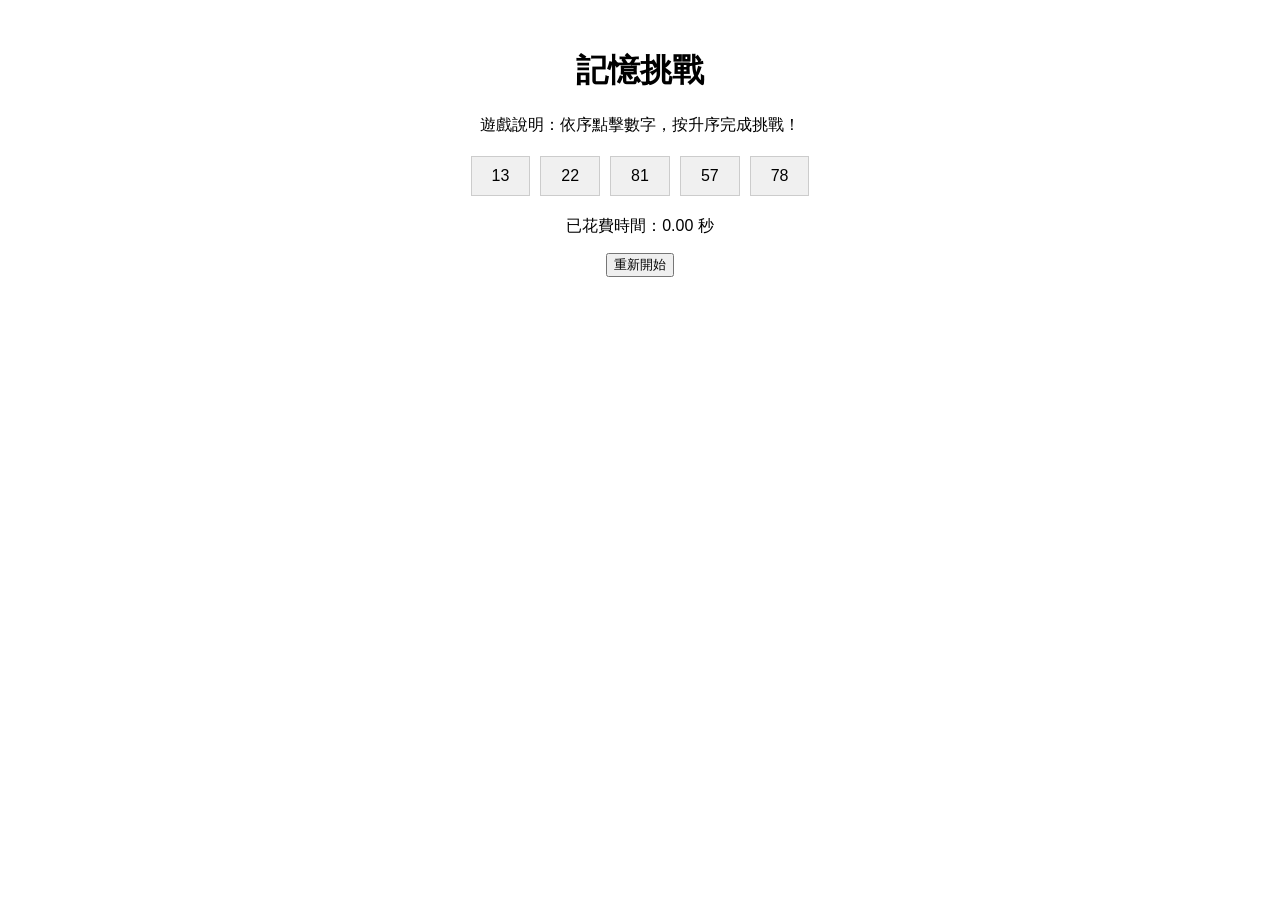
<file: document/games/2/index.html>
<!DOCTYPE html>
<html lang="en">
  <head>
    <meta charset="UTF-8" />
    <meta name="viewport" content="width=device-width, initial-scale=1.0" />
    <title>記憶挑戰</title>
    <style>
      body {
        font-family: Arial, sans-serif;
        text-align: center;
        padding: 20px;
      }
      #numbers {
        margin: 20px auto;
        display: flex;
        justify-content: center;
        gap: 10px;
        flex-wrap: wrap;
      }
      .number {
        padding: 10px 20px;
        background-color: #f0f0f0;
        border: 1px solid #ccc;
        cursor: pointer;
        user-select: none;
        position: relative;
      }
      .number.clicked {
        background-color: #d0e0fd;
        border-color: #a0c1fd;
      }
      .badge {
        position: absolute;
        top: -5px;
        right: -5px;
        background-color: #007bff;
        color: white;
        border-radius: 50%;
        width: 20px;
        height: 20px;
        display: flex;
        justify-content: center;
        align-items: center;
        font-size: 12px;
        box-shadow: 0 0 2px rgba(0, 0, 0, 0.5);
      }
    </style>
  </head>
  <body>
    <h1>記憶挑戰</h1>
    <p>遊戲說明：依序點擊數字，按升序完成挑戰！</p>
    <div id="numbers"></div>
    <p id="result"></p>
    <p>已花費時間：<span id="time-spent">0.00</span> 秒</p>
    <button id="reset">重新開始</button>
    <script>
      const numbersContainer = document.getElementById("numbers");
      const resultDisplay = document.getElementById("result");
      const resetButton = document.getElementById("reset");
      let timerInterval;
      let startTime;
      let clickedNumbers = [];

      function startTimer() {
        startTime = new Date().getTime();
        timerInterval = setInterval(() => {
          const currentTime = new Date().getTime();
          const timeSpent = ((currentTime - startTime) / 1000).toFixed(2);
          document.getElementById("time-spent").textContent = timeSpent;
        }, 100);
      }

      function stopTimer() {
        clearInterval(timerInterval);
        timerInterval = null;
      }

      function resetGame() {
        stopTimer();
        document.getElementById("time-spent").textContent = "0.00";
        numbersContainer.innerHTML = "";
        resultDisplay.textContent = "";
        clickedNumbers = [];

        const numbers = Array.from({ length: 5 }, () =>
          Math.floor(Math.random() * 100)
        );

        function updateBadge(div) {
          const badge = document.createElement("div");
          badge.className = "badge";
          badge.textContent = clickedNumbers.length;
          div.appendChild(badge);
        }

        numbers.forEach((num) => {
          const div = document.createElement("div");
          div.className = "number";
          div.textContent = num;
          div.onclick = () => {
            if (!timerInterval) {
              startTimer();
            }
            if (clickedNumbers.includes(num)) {
              return;
            }
            clickedNumbers.push(num);
            div.classList.add("clicked");
            updateBadge(div);
            checkOrder();
          };
          numbersContainer.appendChild(div);
        });
      }

      function sendResultToParent(result, timeTaken) {

        if (window.opener) {
          window.opener.receiveGameResult({
            game: "記憶挑戰",
            data: {
              result: result,
              time: timeTaken,
            },
          });
          window.close()
        } else {
          console.warn("無法傳送結果，請確認是否由主頁面開啟");
        }
      }

      function checkOrder() {
        const sortedNumbers = [...clickedNumbers].sort((a, b) => a - b);
        if (clickedNumbers.join() === sortedNumbers.join()) {
          if (clickedNumbers.length === numbersContainer.children.length) {
            stopTimer();
            const timeTaken = document.getElementById("time-spent").textContent;
            resultDisplay.textContent = `挑戰成功！花費時間：${timeTaken} 秒`;
            sendResultToParent("完成", timeTaken);
          }
        } else {
          resultDisplay.textContent = "挑戰失敗，請重新嘗試！";
          stopTimer();
          disableInteraction();
          resetButton.textContent = "重新開始";
          clickedNumbers = [];
          const timeTaken = document.getElementById("time-spent").textContent;
          sendResultToParent("失敗", timeTaken);
        }
      }

      function disableInteraction() {
        numbersContainer.childNodes.forEach((block) => {
          block.style.pointerEvents = "none";
        });
      }

      resetButton.onclick = resetGame;

      resetGame();
    </script>
  </body>
</html>
</file>
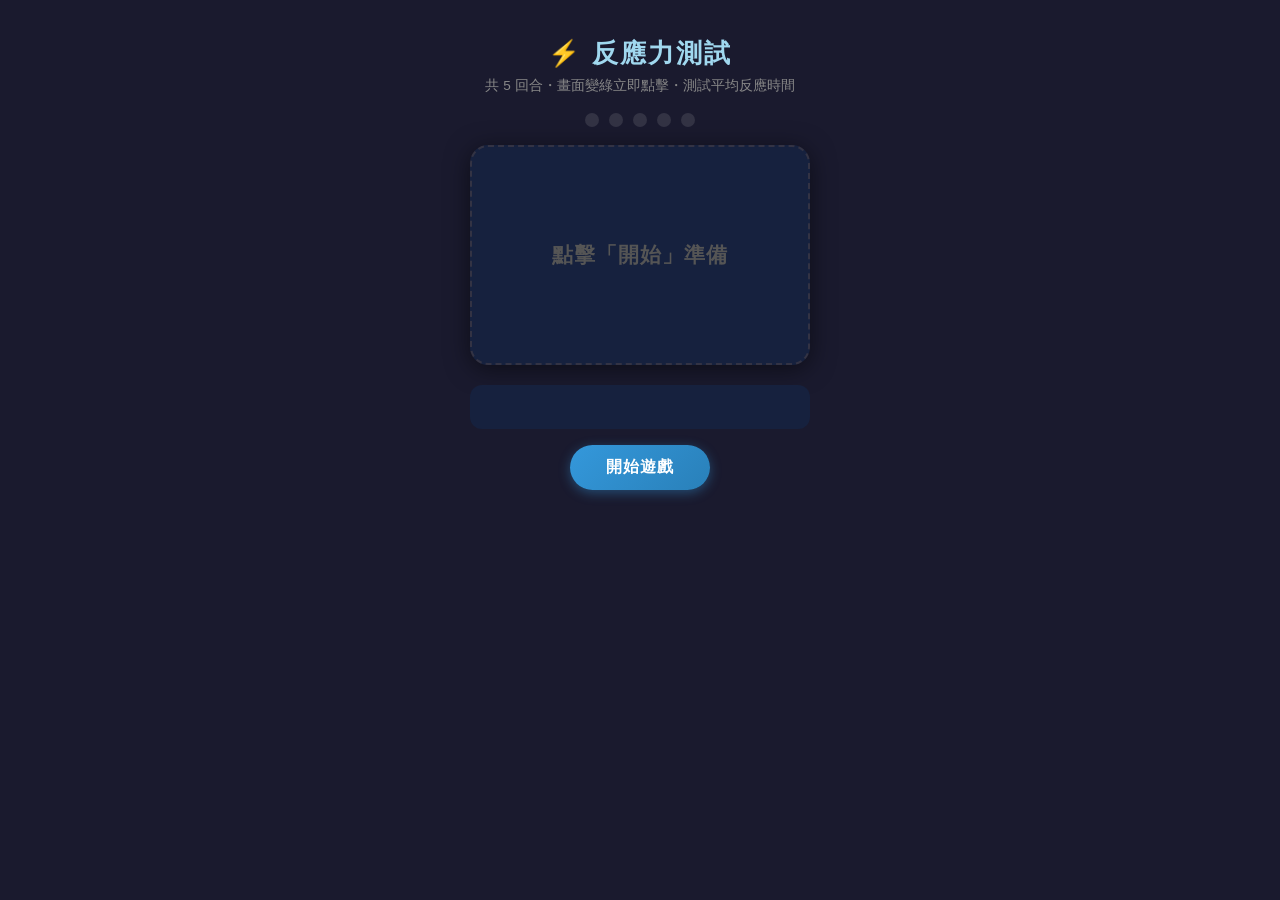
<file: document/games/3/index.html>
<!DOCTYPE html>
<html lang="zh-Hant">
<head>
  <meta charset="UTF-8" />
  <meta name="viewport" content="width=device-width, initial-scale=1.0" />
  <title>反應力測試</title>
  <style>
    * { box-sizing: border-box; margin: 0; padding: 0; }

    body {
      font-family: 'Segoe UI', Arial, sans-serif;
      background: #1a1a2e;
      color: #eee;
      display: flex;
      flex-direction: column;
      align-items: center;
      min-height: 100vh;
      padding: 20px;
    }

    h1 {
      margin: 16px 0 6px;
      font-size: 1.6rem;
      letter-spacing: 2px;
      color: #a0d8ef;
    }
    .desc { color: #888; font-size: .85rem; margin-bottom: 18px; }

    /* 反應區 */
    #arena {
      width: 340px;
      height: 220px;
      border-radius: 18px;
      display: flex;
      flex-direction: column;
      align-items: center;
      justify-content: center;
      cursor: pointer;
      user-select: none;
      transition: background .15s;
      font-size: 1.3rem;
      font-weight: 700;
      letter-spacing: 1px;
      box-shadow: 0 4px 24px rgba(0,0,0,.5);
      margin-bottom: 20px;
    }
    #arena.waiting  { background: #16213e; color: #555; border: 2px dashed #334; }
    #arena.ready    { background: #e74c3c; color: #fff; animation: pulse .4s infinite alternate; }
    #arena.go       { background: #27ae60; color: #fff; }
    #arena.toosoon  { background: #e67e22; color: #fff; }
    #arena.done     { background: #2c3e50; color: #a0d8ef; cursor: default; }

    @keyframes pulse { from { opacity:.85; } to { opacity:1; } }

    /* 進度圓點 */
    .dots {
      display: flex; gap: 10px; margin-bottom: 18px;
    }
    .dot {
      width: 14px; height: 14px; border-radius: 50%;
      background: #334;
      transition: background .3s;
    }
    .dot.done-ok   { background: #27ae60; }
    .dot.done-fail { background: #e74c3c; }
    .dot.active    { background: #f1c40f; box-shadow: 0 0 6px #f1c40f; }

    /* 成績列表 */
    #results-list {
      width: 340px;
      background: #16213e;
      border-radius: 12px;
      padding: 14px 18px;
      margin-bottom: 16px;
      min-height: 44px;
    }
    .result-row {
      display: flex;
      justify-content: space-between;
      padding: 4px 0;
      border-bottom: 1px solid #223;
      font-size: .9rem;
    }
    .result-row:last-child { border-bottom: none; }
    .result-row .lbl { color: #888; }
    .result-row .val { color: #a0d8ef; font-weight: 700; }
    .result-row .val.fail { color: #e74c3c; }

    #avg-block {
      width: 340px;
      background: #16213e;
      border-radius: 12px;
      padding: 12px 18px;
      margin-bottom: 18px;
      display: none;
      text-align: center;
    }
    #avg-block .avg-label { color: #888; font-size: .85rem; }
    #avg-block .avg-val   { font-size: 2rem; font-weight: 800; color: #2ecc71; margin: 4px 0; }
    #avg-block .avg-rank  { font-size: .85rem; color: #f1c40f; }

    #btn-start {
      padding: 12px 36px;
      background: linear-gradient(135deg,#3498db,#2980b9);
      color: #fff;
      border: none;
      border-radius: 30px;
      font-size: 1rem;
      font-weight: 700;
      cursor: pointer;
      letter-spacing: 1px;
      box-shadow: 0 3px 12px rgba(52,152,219,.4);
      transition: transform .15s, box-shadow .15s;
    }
    #btn-start:hover { transform: translateY(-2px); box-shadow: 0 5px 18px rgba(52,152,219,.5); }
    #btn-start:disabled { background: #334; color: #556; cursor: default; transform: none; box-shadow: none; }
  </style>
</head>
<body>

<h1>⚡ 反應力測試</h1>
<p class="desc">共 5 回合・畫面變綠立即點擊・測試平均反應時間</p>

<div class="dots" id="dots"></div>

<div id="arena" class="waiting">點擊「開始」準備</div>

<div id="results-list"></div>
<div id="avg-block">
  <div class="avg-label">平均反應時間</div>
  <div class="avg-val" id="avg-val">—</div>
  <div class="avg-rank" id="avg-rank"></div>
</div>

<button id="btn-start">開始遊戲</button>

<script>
  const ROUNDS = 5;
  const arena      = document.getElementById('arena');
  const dotsEl     = document.getElementById('dots');
  const resultList = document.getElementById('results-list');
  const avgBlock   = document.getElementById('avg-block');
  const avgValEl   = document.getElementById('avg-val');
  const avgRankEl  = document.getElementById('avg-rank');
  const btnStart   = document.getElementById('btn-start');

  let round = 0, times = [], waitTimer = null, goTime = null, state = 'idle';

  // 建立進度點
  function buildDots() {
    dotsEl.innerHTML = '';
    for (let i = 0; i < ROUNDS; i++) {
      const d = document.createElement('div');
      d.className = 'dot';
      d.id = `dot-${i}`;
      dotsEl.appendChild(d);
    }
  }

  function setDot(i, cls) {
    const d = document.getElementById(`dot-${i}`);
    if (d) d.className = `dot ${cls}`;
  }

  function addResultRow(round, ms, failed) {
    const row = document.createElement('div');
    row.className = 'result-row';
    row.innerHTML = `<span class="lbl">第 ${round} 回合</span>
      <span class="val ${failed ? 'fail' : ''}">${failed ? '太早點擊！' : ms + ' ms'}</span>`;
    resultList.appendChild(row);
  }

  function rankMsg(avg) {
    if (avg < 180) return '🏆 超人反應！頂尖電競等級';
    if (avg < 230) return '🥇 優秀！超越大多數玩家';
    if (avg < 300) return '🥈 良好・一般人的水準';
    if (avg < 400) return '🥉 普通・多練習就能進步';
    return '💪 繼續加油！';
  }

  function sendResultToParent(result, score) {
    if (window.opener) {
      window.opener.receiveGameResult({
        game: '反應力測試',
        data: { result, score }
      });
      window.close();
    } else {
      console.warn('無法傳送結果，請確認是否由主頁面開啟');
    }
  }

  function startRound() {
    if (round >= ROUNDS) { showFinal(); return; }
    state = 'waiting';
    setDot(round, 'active');
    arena.className = 'ready';
    arena.textContent = '⚠️ 等待…不要太早點！';

    const delay = 1500 + Math.random() * 2500;
    waitTimer = setTimeout(() => {
      state = 'go';
      arena.className = 'go';
      arena.textContent = '🟢 點！！！';
      goTime = performance.now();
    }, delay);
  }

  arena.addEventListener('click', () => {
    if (state === 'idle') return;

    if (state === 'waiting') {
      // 太早
      clearTimeout(waitTimer);
      arena.className = 'toosoon';
      arena.textContent = '😬 太早了！';
      setDot(round, 'done-fail');
      addResultRow(round + 1, 0, true);
      times.push(null);
      round++;
      state = 'idle';
      setTimeout(startRound, 1200);
      return;
    }

    if (state === 'go') {
      const ms = Math.round(performance.now() - goTime);
      times.push(ms);
      setDot(round, 'done-ok');
      addResultRow(round + 1, ms, false);
      arena.className = 'waiting';
      arena.textContent = `✅ ${ms} ms！`;
      round++;
      state = 'idle';
      setTimeout(startRound, 900);
    }
  });

  function showFinal() {
    state = 'done';
    const valid = times.filter(t => t !== null);
    arena.className = 'done';
    if (valid.length === 0) {
      arena.textContent = '所有回合皆失敗 😅';
      avgBlock.style.display = 'block';
      avgValEl.textContent = '—';
      avgRankEl.textContent = '請再試一次！';
      sendResultToParent('失敗', '—');
    } else {
      const avg = Math.round(valid.reduce((a, b) => a + b, 0) / valid.length);
      arena.textContent = `完成！平均 ${avg} ms`;
      avgBlock.style.display = 'block';
      avgValEl.textContent = avg + ' ms';
      avgRankEl.textContent = rankMsg(avg);
      sendResultToParent('完成', avg + ' ms');
    }
    btnStart.textContent = '再玩一次';
    btnStart.disabled = false;
  }

  btnStart.addEventListener('click', () => {
    round = 0; times = []; state = 'idle';
    resultList.innerHTML = '';
    avgBlock.style.display = 'none';
    arena.className = 'waiting';
    arena.textContent = '準備好了嗎…';
    btnStart.disabled = true;
    buildDots();
    setTimeout(startRound, 800);
  });

  buildDots();
</script>
</body>
</html>
</file>
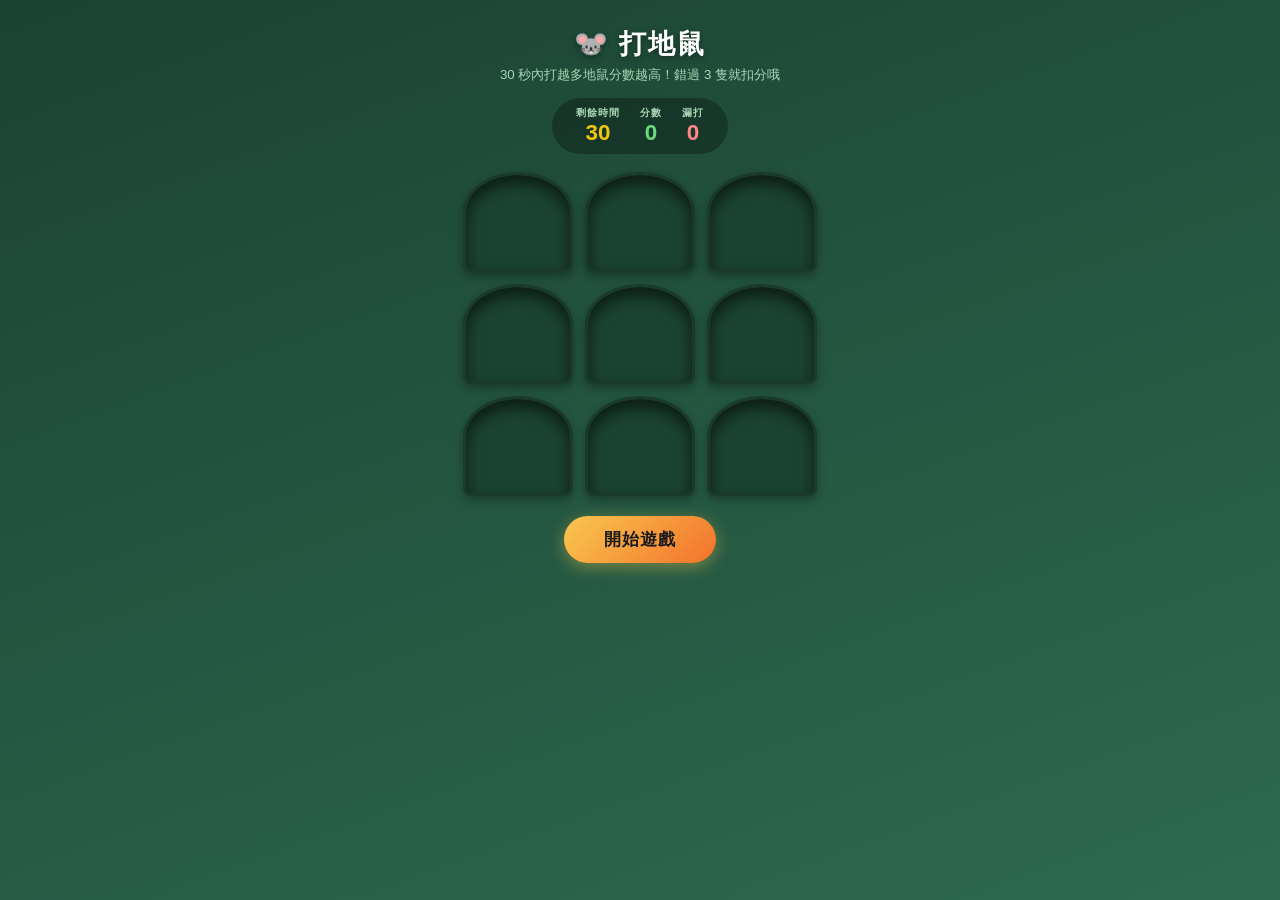
<file: document/games/4/index.html>
<!DOCTYPE html>
<html lang="zh-Hant">
<head>
  <meta charset="UTF-8" />
  <meta name="viewport" content="width=device-width, initial-scale=1.0" />
  <title>打地鼠</title>
  <style>
    * { box-sizing: border-box; margin: 0; padding: 0; }

    body {
      font-family: 'Segoe UI', Arial, sans-serif;
      background: linear-gradient(160deg, #1b4332 0%, #2d6a4f 100%);
      min-height: 100vh;
      display: flex;
      flex-direction: column;
      align-items: center;
      padding: 16px;
      color: #fff;
    }

    h1 { font-size: 1.7rem; margin: 10px 0 4px; letter-spacing: 2px; text-shadow: 0 2px 6px rgba(0,0,0,.4); }
    .desc { color: #a8d5b5; font-size: .83rem; margin-bottom: 14px; }

    /* 狀態列 */
    .hud {
      display: flex;
      gap: 20px;
      background: rgba(0,0,0,.3);
      border-radius: 30px;
      padding: 8px 24px;
      margin-bottom: 18px;
      font-size: 1rem;
      font-weight: 700;
    }
    .hud-item { display: flex; flex-direction: column; align-items: center; }
    .hud-label { font-size: .65rem; color: #a8d5b5; letter-spacing: 1px; text-transform: uppercase; }
    .hud-val { font-size: 1.4rem; }
    #timer-val { color: #f1c40f; }
    #score-val { color: #69db7c; }
    #miss-val  { color: #ff8787; }

    /* 9 格地鼠洞 */
    #grid {
      display: grid;
      grid-template-columns: repeat(3, 110px);
      grid-template-rows: repeat(3, 100px);
      gap: 12px;
      margin-bottom: 20px;
    }

    .hole {
      background: #1b4332;
      border-radius: 50% 50% 8px 8px / 40% 40% 8px 8px;
      border: 3px solid #1a3a2a;
      position: relative;
      overflow: hidden;
      cursor: default;
      box-shadow: inset 0 8px 16px rgba(0,0,0,.6), 0 4px 10px rgba(0,0,0,.3);
    }

    .mole {
      position: absolute;
      bottom: -100%;
      left: 50%;
      transform: translateX(-50%);
      width: 70px;
      height: 70px;
      cursor: pointer;
      user-select: none;
      transition: bottom .12s ease-out;
      font-size: 52px;
      text-align: center;
      line-height: 70px;
      filter: drop-shadow(0 4px 6px rgba(0,0,0,.5));
    }
    .mole.up   { bottom: 5px; }
    .mole.whacked { font-size: 48px; filter: brightness(2) drop-shadow(0 0 8px #f1c40f); pointer-events: none; }

    /* 炸開特效標籤 */
    .pop {
      position: absolute;
      font-size: 1.1rem;
      font-weight: 900;
      color: #f1c40f;
      text-shadow: 0 2px 4px rgba(0,0,0,.6);
      pointer-events: none;
      animation: floatUp .6s forwards;
      z-index: 10;
    }
    @keyframes floatUp {
      0%   { opacity:1; transform: translateY(0) scale(1); }
      100% { opacity:0; transform: translateY(-40px) scale(1.3); }
    }

    /* 按鈕 */
    #btn-start {
      padding: 12px 40px;
      background: linear-gradient(135deg, #f9c74f, #f3722c);
      color: #1b1b1b;
      border: none;
      border-radius: 30px;
      font-size: 1.05rem;
      font-weight: 800;
      cursor: pointer;
      letter-spacing: 1px;
      box-shadow: 0 4px 16px rgba(249,199,79,.4);
      transition: transform .15s;
    }
    #btn-start:hover  { transform: translateY(-2px); }
    #btn-start:disabled { background: #444; color: #777; cursor: default; transform: none; box-shadow: none; }

    /* 結果覆蓋層 */
    #overlay {
      display: none;
      position: fixed;
      inset: 0;
      background: rgba(0,0,0,.75);
      z-index: 100;
      flex-direction: column;
      align-items: center;
      justify-content: center;
      gap: 14px;
    }
    #overlay.show { display: flex; }
    .overlay-box {
      background: #1b4332;
      border: 2px solid #40916c;
      border-radius: 20px;
      padding: 30px 40px;
      text-align: center;
      box-shadow: 0 8px 40px rgba(0,0,0,.6);
    }
    .overlay-box h2 { font-size: 1.8rem; margin-bottom: 8px; }
    .final-score { font-size: 3rem; font-weight: 900; color: #69db7c; }
    .final-label { color: #a8d5b5; font-size: .9rem; margin-bottom: 18px; }
    .final-rank  { font-size: 1.1rem; margin-bottom: 20px; color: #f1c40f; }
    .overlay-btn {
      padding: 10px 32px;
      background: linear-gradient(135deg,#f9c74f,#f3722c);
      color: #1b1b1b;
      border: none;
      border-radius: 30px;
      font-size: 1rem;
      font-weight: 800;
      cursor: pointer;
      margin: 0 6px;
    }
  </style>
</head>
<body>

<h1>🐭 打地鼠</h1>
<p class="desc">30 秒內打越多地鼠分數越高！錯過 3 隻就扣分哦</p>

<div class="hud">
  <div class="hud-item">
    <span class="hud-label">剩餘時間</span>
    <span class="hud-val" id="timer-val">30</span>
  </div>
  <div class="hud-item">
    <span class="hud-label">分數</span>
    <span class="hud-val" id="score-val">0</span>
  </div>
  <div class="hud-item">
    <span class="hud-label">漏打</span>
    <span class="hud-val" id="miss-val">0</span>
  </div>
</div>

<div id="grid"></div>
<button id="btn-start">開始遊戲</button>
<div id="overlay">
  <div class="overlay-box">
    <h2>⏱ 時間到！</h2>
    <div class="final-score" id="final-score">0</div>
    <div class="final-label">分</div>
    <div class="final-rank" id="final-rank"></div>
    <button class="overlay-btn" id="btn-again">再玩一次</button>
    <button class="overlay-btn" id="btn-quit" style="background:#334;color:#aaa;">結束</button>
  </div>
</div>

<script>
  const TOTAL_TIME = 30;
  const MOLES = ['🐭','🐹','🐱','🦊','🐻'];

  let score = 0, misses = 0, timeLeft = TOTAL_TIME;
  let gameTimer = null, spawnTimer = null, running = false;
  let holes = [], moleTimers = [];

  const grid      = document.getElementById('grid');
  const timerVal  = document.getElementById('timer-val');
  const scoreVal  = document.getElementById('score-val');
  const missVal   = document.getElementById('miss-val');
  const overlay   = document.getElementById('overlay');
  const finalScore= document.getElementById('final-score');
  const finalRank = document.getElementById('final-rank');
  const btnStart  = document.getElementById('btn-start');
  const btnAgain  = document.getElementById('btn-again');
  const btnQuit   = document.getElementById('btn-quit');

  // 建立 9 個洞
  function buildGrid() {
    grid.innerHTML = '';
    holes = [];
    moleTimers = [];
    for (let i = 0; i < 9; i++) {
      const hole = document.createElement('div');
      hole.className = 'hole';
      const mole = document.createElement('div');
      mole.className = 'mole';
      mole.dataset.idx = i;
      hole.appendChild(mole);
      grid.appendChild(hole);
      holes.push({ hole, mole, up: false });
      moleTimers.push(null);
    }
  }

  function rankMsg(s) {
    if (s >= 25) return '🏆 傳說地鼠獵人！';
    if (s >= 18) return '🥇 超強！手速一流';
    if (s >= 12) return '🥈 不錯！繼續練習';
    if (s >= 6)  return '🥉 加油，還有進步空間';
    return '💪 下次一定更好！';
  }

  function popText(hole, txt) {
    const el = document.createElement('div');
    el.className = 'pop';
    el.textContent = txt;
    el.style.left  = (30 + Math.random()*40) + 'px';
    el.style.top   = '20px';
    hole.appendChild(el);
    setTimeout(() => el.remove(), 650);
  }

  function showMole(idx) {
    if (!running) return;
    const { hole, mole } = holes[idx];
    if (holes[idx].up) return;

    const face = MOLES[Math.floor(Math.random() * MOLES.length)];
    mole.textContent = face;
    mole.className = 'mole up';
    holes[idx].up = true;

    // 地鼠停留時間（隨遊戲進行縮短）
    const stayMs = Math.max(600, 1200 - (TOTAL_TIME - timeLeft) * 18);

    moleTimers[idx] = setTimeout(() => {
      if (holes[idx].up) {
        hideMole(idx, true); // 沒打到
      }
    }, stayMs);

    mole.onclick = () => {
      if (!running || !holes[idx].up) return;
      clearTimeout(moleTimers[idx]);
      mole.className = 'mole whacked';
      mole.textContent = '💥';
      popText(hole, '+10');
      score += 10;
      scoreVal.textContent = score;
      holes[idx].up = false;
      setTimeout(() => { mole.className = 'mole'; }, 300);
    };
  }

  function hideMole(idx, missed) {
    holes[idx].up = false;
    holes[idx].mole.className = 'mole';
    if (missed) {
      misses++;
      missVal.textContent = misses;
      if (score > 0) { score = Math.max(0, score - 5); scoreVal.textContent = score; }
      popText(holes[idx].hole, '-5');
    }
  }

  function spawnRandom() {
    if (!running) return;
    // 找沒在顯示的洞
    const available = holes.map((h,i) => (!h.up ? i : -1)).filter(i => i >= 0);
    if (available.length > 0) {
      const idx = available[Math.floor(Math.random() * available.length)];
      showMole(idx);
    }
    // 同時顯示 1~2 隻（後期加快）
    const extra = timeLeft < 15 && available.length > 1 && Math.random() < .4;
    if (extra) {
      const idx2 = available.filter(i => i !== holes.findIndex((_,ii)=>ii===available[0]))[Math.floor(Math.random()*(available.length-1))];
      if (idx2 !== undefined) setTimeout(() => showMole(idx2), 150);
    }
    const interval = Math.max(500, 900 - (TOTAL_TIME - timeLeft) * 12);
    spawnTimer = setTimeout(spawnRandom, interval);
  }

  function startGame() {
    score = 0; misses = 0; timeLeft = TOTAL_TIME; running = true;
    scoreVal.textContent = 0;
    missVal.textContent = 0;
    timerVal.textContent = TOTAL_TIME;
    overlay.classList.remove('show');
    btnStart.disabled = true;
    buildGrid();

    spawnRandom();

    gameTimer = setInterval(() => {
      timeLeft--;
      timerVal.textContent = timeLeft;
      if (timeLeft <= 0) endGame();
    }, 1000);
  }

  function endGame() {
    running = false;
    clearInterval(gameTimer);
    clearTimeout(spawnTimer);
    moleTimers.forEach(t => clearTimeout(t));
    holes.forEach(h => { h.mole.className = 'mole'; h.up = false; });

    finalScore.textContent = score;
    finalRank.textContent = rankMsg(Math.floor(score / 10));
    overlay.classList.add('show');

    sendResultToParent('完成', score + ' 分');
  }

  function sendResultToParent(result, score) {
    if (window.opener) {
      window.opener.receiveGameResult({
        game: '打地鼠',
        data: { result, score }
      });
    } else {
      console.warn('無法傳送結果，請確認是否由主頁面開啟');
    }
  }

  btnStart.addEventListener('click', startGame);
  btnAgain.addEventListener('click', startGame);
  btnQuit.addEventListener('click', () => { overlay.classList.remove('show'); btnStart.disabled = false; window.close(); });

  buildGrid();
</script>
</body>
</html>
</file>
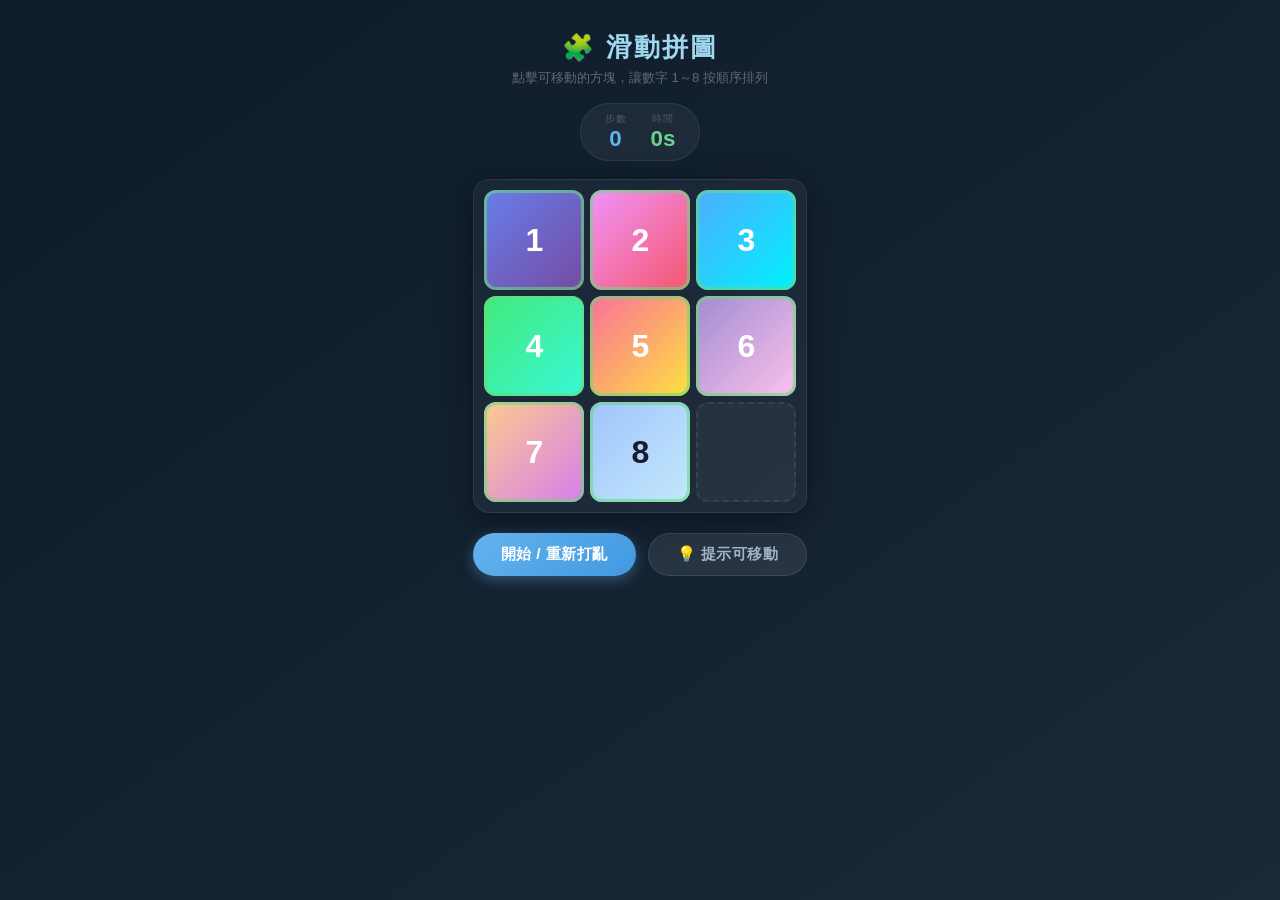
<file: document/games/5/index.html>
<!DOCTYPE html>
<html lang="zh-Hant">
<head>
  <meta charset="UTF-8" />
  <meta name="viewport" content="width=device-width, initial-scale=1.0" />
  <title>滑動拼圖</title>
  <style>
    * { box-sizing: border-box; margin: 0; padding: 0; }

    body {
      font-family: 'Segoe UI', Arial, sans-serif;
      background: linear-gradient(145deg, #0d1b2a, #1b2838);
      min-height: 100vh;
      display: flex;
      flex-direction: column;
      align-items: center;
      padding: 20px 16px;
      color: #e0e6f0;
    }

    h1 { font-size: 1.6rem; margin: 10px 0 4px; letter-spacing: 2px; color: #a0d8ef; }
    .desc { color: #667; font-size: .83rem; margin-bottom: 16px; }

    /* HUD */
    .hud {
      display: flex;
      gap: 24px;
      background: rgba(255,255,255,.05);
      border: 1px solid rgba(255,255,255,.08);
      border-radius: 30px;
      padding: 8px 24px;
      margin-bottom: 18px;
    }
    .hud-item { display: flex; flex-direction: column; align-items: center; }
    .hud-label { font-size: .62rem; color: #556; letter-spacing: 1px; text-transform: uppercase; }
    .hud-val   { font-size: 1.4rem; font-weight: 800; }
    #step-val  { color: #63b3ed; }
    #time-val  { color: #68d391; }

    /* 拼圖區 */
    #puzzle {
      display: grid;
      grid-template-columns: repeat(3, 100px);
      grid-template-rows: repeat(3, 100px);
      gap: 6px;
      margin-bottom: 20px;
      padding: 10px;
      background: rgba(255,255,255,.04);
      border-radius: 16px;
      border: 1px solid rgba(255,255,255,.08);
      box-shadow: 0 8px 32px rgba(0,0,0,.4);
    }

    .tile {
      width: 100px;
      height: 100px;
      border-radius: 12px;
      display: flex;
      align-items: center;
      justify-content: center;
      font-size: 2rem;
      font-weight: 900;
      cursor: pointer;
      user-select: none;
      transition: transform .1s ease, box-shadow .1s;
      position: relative;
      letter-spacing: -1px;
    }
    .tile:not(.empty):hover {
      transform: scale(1.05);
      box-shadow: 0 0 16px rgba(160,216,239,.3);
    }
    .tile.movable { cursor: pointer; }
    .tile.not-movable { cursor: default; }

    /* 數字漸層色 */
    .tile[data-n="1"] { background: linear-gradient(135deg,#667eea,#764ba2); color:#fff; }
    .tile[data-n="2"] { background: linear-gradient(135deg,#f093fb,#f5576c); color:#fff; }
    .tile[data-n="3"] { background: linear-gradient(135deg,#4facfe,#00f2fe); color:#fff; }
    .tile[data-n="4"] { background: linear-gradient(135deg,#43e97b,#38f9d7); color:#fff; }
    .tile[data-n="5"] { background: linear-gradient(135deg,#fa709a,#fee140); color:#fff; }
    .tile[data-n="6"] { background: linear-gradient(135deg,#a18cd1,#fbc2eb); color:#fff; }
    .tile[data-n="7"] { background: linear-gradient(135deg,#fccb90,#d57eeb); color:#fff; }
    .tile[data-n="8"] { background: linear-gradient(135deg,#a1c4fd,#c2e9fb); color:#1a1a2e; }
    .tile.empty       { background: rgba(255,255,255,.04); cursor: default; border: 2px dashed rgba(255,255,255,.08); }

    .tile.slide-anim {
      animation: slidePop .12s ease;
    }
    @keyframes slidePop {
      0%   { transform: scale(1); }
      50%  { transform: scale(1.08); }
      100% { transform: scale(1); }
    }

    /* 完成標記 */
    .tile.correct::after {
      content: '';
      position: absolute;
      inset: 0;
      border-radius: 12px;
      border: 3px solid rgba(105,219,124,.6);
      pointer-events: none;
    }

    /* 按鈕群 */
    .btns { display: flex; gap: 12px; margin-bottom: 16px; }
    .btn {
      padding: 10px 28px;
      border: none;
      border-radius: 30px;
      font-size: .95rem;
      font-weight: 700;
      cursor: pointer;
      transition: transform .15s;
      letter-spacing: .5px;
    }
    .btn:hover { transform: translateY(-2px); }
    .btn-primary { background: linear-gradient(135deg,#63b3ed,#4299e1); color:#fff; box-shadow: 0 4px 14px rgba(99,179,237,.35); }
    .btn-secondary { background: rgba(255,255,255,.08); color:#a0b4c8; border: 1px solid rgba(255,255,255,.1); }

    /* 完成覆蓋層 */
    #overlay {
      display: none;
      position: fixed;
      inset: 0;
      background: rgba(0,0,0,.75);
      z-index: 100;
      flex-direction: column;
      align-items: center;
      justify-content: center;
    }
    #overlay.show { display: flex; }
    .result-box {
      background: #0d1b2a;
      border: 1px solid rgba(160,216,239,.3);
      border-radius: 24px;
      padding: 36px 44px;
      text-align: center;
      box-shadow: 0 12px 48px rgba(0,0,0,.7);
      min-width: 280px;
    }
    .result-box h2 { font-size: 1.8rem; margin-bottom: 10px; color: #a0d8ef; }
    .result-nums {
      display: flex;
      justify-content: center;
      gap: 28px;
      margin: 16px 0 10px;
    }
    .r-num { display: flex; flex-direction: column; align-items: center; }
    .r-num .big  { font-size: 2.2rem; font-weight: 900; }
    .r-num .sml  { font-size: .72rem; color: #667; text-transform: uppercase; letter-spacing: 1px; }
    .r-steps { color: #63b3ed; }
    .r-time  { color: #68d391; }
    .r-rank  { font-size: 1.05rem; color: #f6e05e; margin-bottom: 22px; }
    .result-btns { display: flex; gap: 10px; justify-content: center; }
    .result-btns .btn { padding: 9px 24px; font-size: .88rem; }
  </style>
</head>
<body>

<h1>🧩 滑動拼圖</h1>
<p class="desc">點擊可移動的方塊，讓數字 1～8 按順序排列</p>

<div class="hud">
  <div class="hud-item">
    <span class="hud-label">步數</span>
    <span class="hud-val" id="step-val">0</span>
  </div>
  <div class="hud-item">
    <span class="hud-label">時間</span>
    <span class="hud-val" id="time-val">0s</span>
  </div>
</div>

<div id="puzzle"></div>

<div class="btns">
  <button class="btn btn-primary" id="btn-start">開始 / 重新打亂</button>
  <button class="btn btn-secondary" id="btn-hint">💡 提示可移動</button>
</div>

<div id="overlay">
  <div class="result-box">
    <h2>🎉 完成！</h2>
    <div class="result-nums">
      <div class="r-num r-steps">
        <span class="big" id="res-steps">0</span>
        <span class="sml">步數</span>
      </div>
      <div class="r-num r-time">
        <span class="big" id="res-time">0s</span>
        <span class="sml">時間</span>
      </div>
    </div>
    <div class="r-rank" id="res-rank"></div>
    <div class="result-btns">
      <button class="btn btn-primary" id="btn-again">再玩一次</button>
      <button class="btn btn-secondary" id="btn-quit">結束</button>
    </div>
  </div>
</div>

<script>
  const GOAL = [1,2,3,4,5,6,7,8,0]; // 0 = 空格

  let board = [...GOAL];
  let steps = 0, seconds = 0, timerInterval = null, running = false;

  const puzzleEl  = document.getElementById('puzzle');
  const stepValEl = document.getElementById('step-val');
  const timeValEl = document.getElementById('time-val');
  const overlay   = document.getElementById('overlay');
  const resSteps  = document.getElementById('res-steps');
  const resTime   = document.getElementById('res-time');
  const resRank   = document.getElementById('res-rank');
  const btnStart  = document.getElementById('btn-start');
  const btnHint   = document.getElementById('btn-hint');
  const btnAgain  = document.getElementById('btn-again');
  const btnQuit   = document.getElementById('btn-quit');

  // ── 亂數打亂（確保有解）─────────────────────────
  function shuffle(arr) {
    const a = [...arr];
    // 從目標狀態做 200 次隨機合法移動
    for (let i = 0; i < 200; i++) {
      const empty = a.indexOf(0);
      const neighbors = getMovable(a);
      const pick = neighbors[Math.floor(Math.random() * neighbors.length)];
      [a[empty], a[pick]] = [a[pick], a[empty]];
    }
    return a;
  }

  function getMovable(arr) {
    const empty = arr.indexOf(0);
    const row = Math.floor(empty / 3), col = empty % 3;
    const dirs = [];
    if (row > 0) dirs.push(empty - 3);
    if (row < 2) dirs.push(empty + 3);
    if (col > 0) dirs.push(empty - 1);
    if (col < 2) dirs.push(empty + 1);
    return dirs;
  }

  // ── 渲染 ─────────────────────────────────────────
  function render(animIdx = -1) {
    puzzleEl.innerHTML = '';
    const movable = getMovable(board);
    board.forEach((n, idx) => {
      const tile = document.createElement('div');
      tile.className = 'tile' + (n === 0 ? ' empty' : '');
      if (n !== 0) {
        tile.dataset.n = n;
        tile.textContent = n;
        if (n === GOAL[idx]) tile.classList.add('correct');
        if (movable.includes(idx)) tile.classList.add('movable');
        else tile.classList.add('not-movable');
        if (idx === animIdx) tile.classList.add('slide-anim');
        if (movable.includes(idx)) {
          tile.addEventListener('click', () => moveTile(idx));
        }
      }
      puzzleEl.appendChild(tile);
    });
  }

  // ── 移動 ─────────────────────────────────────────
  function moveTile(idx) {
    if (!running) return;
    const empty = board.indexOf(0);
    const movable = getMovable(board);
    if (!movable.includes(idx)) return;
    [board[empty], board[idx]] = [board[idx], board[empty]];
    steps++;
    stepValEl.textContent = steps;
    render(empty); // empty 位置現在是剛移過去的磚
    if (isSolved()) endGame();
  }

  function isSolved() {
    return board.every((n, i) => n === GOAL[i]);
  }

  // ── 計時 ─────────────────────────────────────────
  function startTimer() {
    clearInterval(timerInterval);
    seconds = 0;
    timerInterval = setInterval(() => {
      seconds++;
      timeValEl.textContent = seconds + 's';
    }, 1000);
  }

  // ── 排名 ─────────────────────────────────────────
  function rankMsg(s, t) {
    if (s <= 20 && t <= 30) return '🏆 完美！大師等級';
    if (s <= 35 && t <= 60) return '🥇 優秀！相當厲害';
    if (s <= 60)            return '🥈 不錯！繼續練習';
    return '💪 完成就是勝利！';
  }

  // ── 開始 ─────────────────────────────────────────
  function startGame() {
    board = shuffle(GOAL);
    steps = 0;
    running = true;
    stepValEl.textContent = 0;
    timeValEl.textContent = '0s';
    overlay.classList.remove('show');
    render();
    startTimer();
  }

  // ── 結束 ─────────────────────────────────────────
  function endGame() {
    running = false;
    clearInterval(timerInterval);
    render(); // 最終狀態
    resSteps.textContent = steps;
    resTime.textContent  = seconds + 's';
    resRank.textContent  = rankMsg(steps, seconds);
    overlay.classList.add('show');
    sendResultToParent('完成', steps + ' 步 / ' + seconds + ' 秒');
  }

  // ── 回傳 ─────────────────────────────────────────
  function sendResultToParent(result, score) {
    if (window.opener) {
      window.opener.receiveGameResult({
        game: '滑動拼圖',
        data: { result, score }
      });
    } else {
      console.warn('無法傳送結果，請確認是否由主頁面開啟');
    }
  }

  // ── 提示 ─────────────────────────────────────────
  btnHint.addEventListener('click', () => {
    const tiles = puzzleEl.querySelectorAll('.tile.movable');
    tiles.forEach(t => {
      t.style.outline = '3px solid #f6e05e';
      setTimeout(() => { t.style.outline = ''; }, 900);
    });
  });

  // ── 按鈕綁定 ──────────────────────────────────────
  btnStart.addEventListener('click', startGame);
  btnAgain.addEventListener('click', startGame);
  btnQuit.addEventListener('click', () => { overlay.classList.remove('show'); window.close(); });

  // 初始顯示已排好的狀態
  render();
</script>
</body>
</html>
</file>
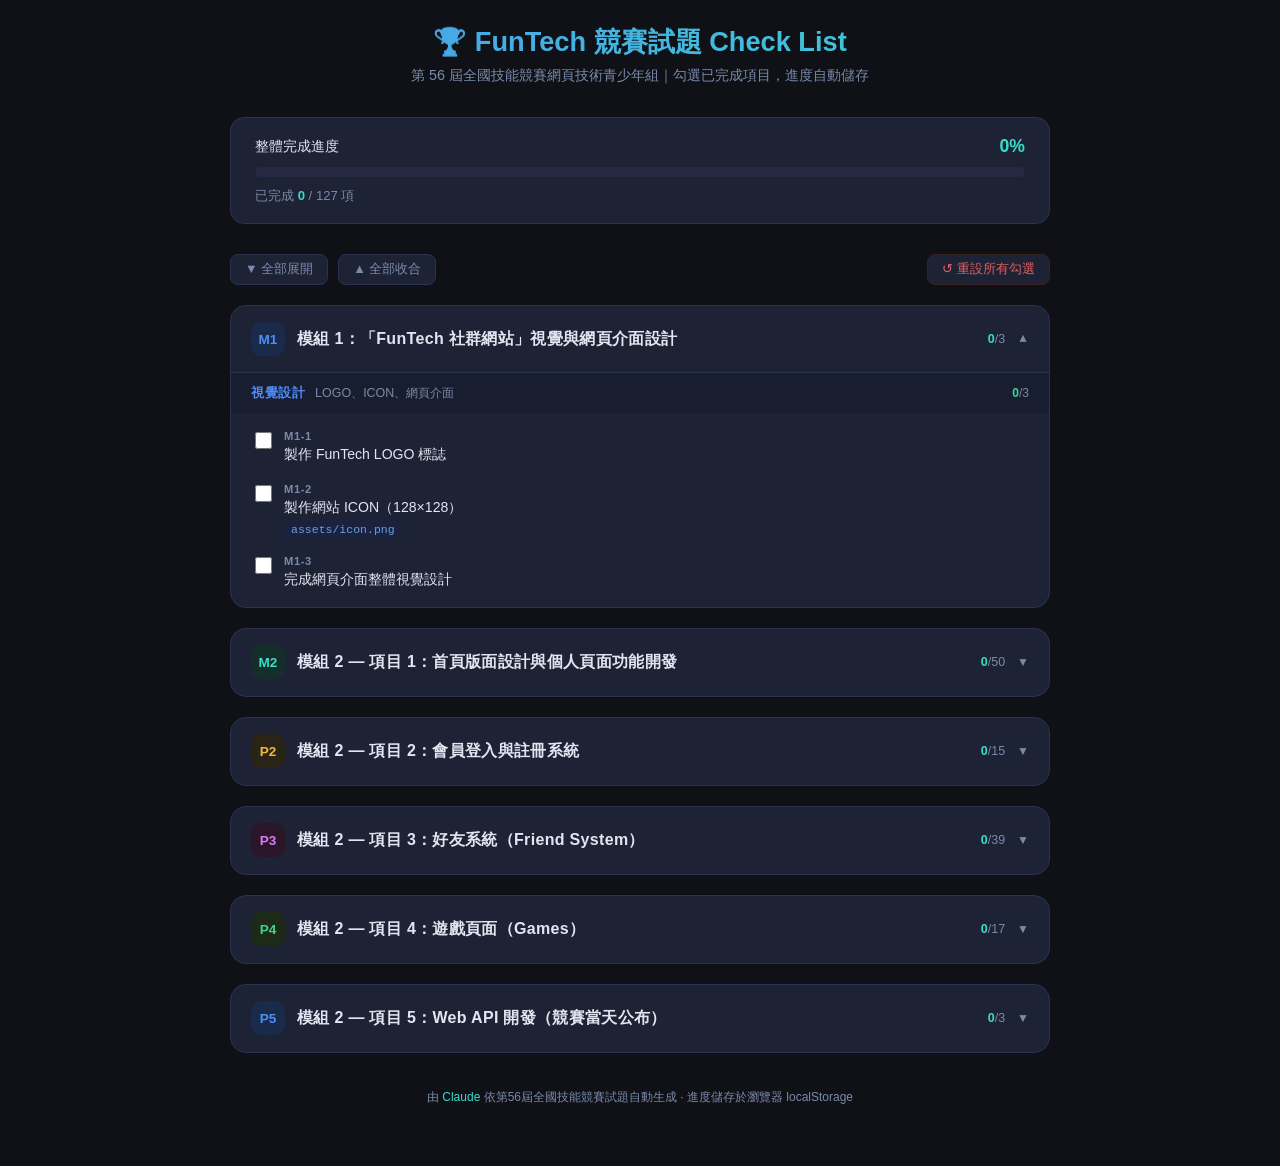
<file: checklist.html>
<!DOCTYPE html>
<html lang="zh-Hant">
<head>
<meta charset="UTF-8">
<meta name="viewport" content="width=device-width, initial-scale=1.0">
<title>FunTech 競賽試題 Check List｜第56屆全國技能競賽</title>
<style>
  :root {
    --bg: #0f1117;
    --bg2: #1a1d2e;
    --card: #1e2235;
    --border: #2d3154;
    --accent1: #4f8ef7;
    --accent2: #38dcc8;
    --accent3: #f7b731;
    --text: #e0e6f0;
    --muted: #7a8aaa;
    --done-bg: #1a1d2e;
    --done-text: #444c6a;
    --done-border: #252840;
    --tag-bg: #1b2240;
    --tag-text: #6a9fda;
    --green: #3dd68c;
  }

  * { box-sizing: border-box; margin: 0; padding: 0; }

  body {
    font-family: 'Segoe UI', 'Microsoft JhengHei', sans-serif;
    background: var(--bg);
    color: var(--text);
    min-height: 100vh;
    padding: 24px 16px 60px;
  }

  /* ── Header ── */
  .page-header {
    text-align: center;
    margin-bottom: 32px;
  }
  .page-header h1 {
    font-size: 1.7rem;
    font-weight: 800;
    background: linear-gradient(90deg, var(--accent1), var(--accent2));
    -webkit-background-clip: text;
    -webkit-text-fill-color: transparent;
    margin-bottom: 6px;
  }
  .page-header p { color: var(--muted); font-size: .9rem; }

  /* ── 進度總覽 ── */
  .progress-bar-wrap {
    max-width: 820px;
    margin: 0 auto 30px;
    background: var(--card);
    border: 1px solid var(--border);
    border-radius: 14px;
    padding: 18px 24px;
  }
  .progress-info {
    display: flex;
    justify-content: space-between;
    align-items: center;
    margin-bottom: 10px;
    font-size: .9rem;
  }
  .progress-info strong { color: var(--accent2); font-size: 1.1rem; }
  .bar-track {
    background: #252840;
    border-radius: 99px;
    height: 10px;
    overflow: hidden;
  }
  .bar-fill {
    height: 100%;
    border-radius: 99px;
    background: linear-gradient(90deg, var(--accent1), var(--accent2));
    transition: width .4s ease;
  }

  /* ── 全展開/收合 ── */
  .global-actions {
    max-width: 820px;
    margin: 0 auto 20px;
    display: flex;
    gap: 10px;
    flex-wrap: wrap;
  }
  .btn-ghost {
    background: var(--card);
    border: 1px solid var(--border);
    color: var(--muted);
    border-radius: 8px;
    padding: 6px 14px;
    font-size: .8rem;
    cursor: pointer;
    transition: all .2s;
  }
  .btn-ghost:hover { border-color: var(--accent1); color: var(--accent1); }

  /* ── Module Card ── */
  .module {
    max-width: 820px;
    margin: 0 auto 20px;
    background: var(--card);
    border: 1px solid var(--border);
    border-radius: 16px;
    overflow: hidden;
  }

  .module-header {
    display: flex;
    align-items: center;
    gap: 12px;
    padding: 16px 20px;
    cursor: pointer;
    user-select: none;
    border-bottom: 1px solid transparent;
    transition: background .2s;
  }
  .module-header:hover { background: #22263a; }
  .module-header.open { border-bottom-color: var(--border); }

  .module-badge {
    width: 34px; height: 34px;
    border-radius: 10px;
    display: flex; align-items: center; justify-content: center;
    font-weight: 800; font-size: .85rem;
    flex-shrink: 0;
  }
  .mod1 { background: #1a2a4a; color: var(--accent1); }
  .mod2 { background: #162e2a; color: var(--accent2); }
  .mod3 { background: #2a2416; color: var(--accent3); }
  .mod4 { background: #2a1628; color: #d97af7; }
  .mod5 { background: #1e2a18; color: var(--green); }

  .module-title {
    flex: 1;
    font-size: 1rem;
    font-weight: 700;
    letter-spacing: .02em;
  }
  .module-stats {
    font-size: .78rem;
    color: var(--muted);
    white-space: nowrap;
  }
  .module-stats .done-count { color: var(--accent2); font-weight: 700; }
  .chevron {
    font-size: .75rem;
    color: var(--muted);
    transition: transform .3s;
  }
  .module-header.open .chevron { transform: rotate(180deg); }

  /* ── Section (項目) ── */
  .module-body { display: none; }
  .module-body.open { display: block; }

  .section-group {
    border-bottom: 1px solid var(--border);
  }
  .section-group:last-child { border-bottom: none; }

  .section-title-bar {
    display: flex;
    align-items: center;
    gap: 10px;
    padding: 11px 20px 11px 20px;
    background: #191d30;
    cursor: pointer;
    user-select: none;
  }
  .section-title-bar:hover { background: #1e2238; }
  .section-label {
    font-size: .82rem;
    font-weight: 700;
    color: var(--accent1);
    letter-spacing: .04em;
    text-transform: uppercase;
  }
  .section-sub { color: var(--muted); font-size: .78rem; flex: 1; }
  .section-prog { font-size: .75rem; color: var(--muted); white-space: nowrap; }
  .section-prog .s-done { color: var(--green); font-weight: 700; }

  .section-items { display: none; padding: 8px 0; }
  .section-items.open { display: block; }

  /* ── Check Item ── */
  .check-item {
    display: flex;
    align-items: flex-start;
    gap: 12px;
    padding: 9px 20px 9px 24px;
    border-radius: 8px;
    cursor: pointer;
    transition: background .15s;
    position: relative;
  }
  .check-item:hover { background: #22263a; }

  .check-item input[type="checkbox"] {
    width: 17px; height: 17px;
    accent-color: var(--accent2);
    flex-shrink: 0;
    margin-top: 2px;
    cursor: pointer;
  }

  .item-body { flex: 1; min-width: 0; }

  .item-id {
    font-size: .7rem;
    font-weight: 700;
    color: var(--muted);
    margin-bottom: 2px;
    letter-spacing: .05em;
  }

  .item-text {
    font-size: .88rem;
    line-height: 1.5;
    color: var(--text);
    transition: color .2s;
  }

  .item-selector {
    display: inline-block;
    background: var(--tag-bg);
    color: var(--tag-text);
    font-family: 'Consolas', 'Courier New', monospace;
    font-size: .72rem;
    padding: 1px 7px;
    border-radius: 5px;
    margin-top: 4px;
    word-break: break-all;
  }

  /* done state */
  .check-item.done .item-text {
    color: var(--done-text);
    text-decoration: line-through;
    text-decoration-color: #3a4060;
  }
  .check-item.done .item-id { color: #3a4060; }
  .check-item.done .item-selector {
    background: #1a1d2e;
    color: #3a4060;
  }

  /* sub-level indent */
  .indent-1 { padding-left: 36px; }
  .indent-2 { padding-left: 52px; }
  .indent-3 { padding-left: 68px; }

  /* ── Footer ── */
  .footer {
    text-align: center;
    color: var(--muted);
    font-size: .75rem;
    margin-top: 36px;
  }
  .footer span { color: var(--accent2); }
</style>
</head>
<body>

<div class="page-header">
  <h1>🏆 FunTech 競賽試題 Check List</h1>
  <p>第 56 屆全國技能競賽網頁技術青少年組｜勾選已完成項目，進度自動儲存</p>
</div>

<!-- 總進度 -->
<div class="progress-bar-wrap">
  <div class="progress-info">
    <span>整體完成進度</span>
    <strong id="total-pct">0%</strong>
  </div>
  <div class="bar-track"><div class="bar-fill" id="total-bar" style="width:0%"></div></div>
  <div class="progress-info" style="margin-top:10px;margin-bottom:0">
    <span style="font-size:.82rem;color:var(--muted)">已完成 <span id="done-count" style="color:var(--accent2);font-weight:700">0</span> / <span id="total-count">0</span> 項</span>
    <span id="time-label" style="font-size:.78rem;color:var(--muted)"></span>
  </div>
</div>

<div class="global-actions">
  <button class="btn-ghost" onclick="expandAll()">▼ 全部展開</button>
  <button class="btn-ghost" onclick="collapseAll()">▲ 全部收合</button>
  <button class="btn-ghost" onclick="resetAll()" style="margin-left:auto;color:#e06060;border-color:#3a2020">↺ 重設所有勾選</button>
</div>

<!-- ═══════════════════════════════════════════════════
     模組 1：視覺與網頁介面設計
════════════════════════════════════════════════════ -->
<div class="module" id="mod-1">
  <div class="module-header" onclick="toggleModule('mod-1')">
    <div class="module-badge mod1">M1</div>
    <div class="module-title">模組 1：「FunTech 社群網站」視覺與網頁介面設計</div>
    <div class="module-stats"><span class="done-count" id="mod-1-done">0</span>/<span id="mod-1-total">0</span></div>
    <div class="chevron">▼</div>
  </div>
  <div class="module-body" id="mod-1-body">
    <div class="section-group">
      <div class="section-title-bar" onclick="toggleSection('sec-1-1')">
        <span class="section-label">視覺設計</span>
        <span class="section-sub">LOGO、ICON、網頁介面</span>
        <span class="section-prog"><span class="s-done" id="sec-1-1-done">0</span>/<span id="sec-1-1-total">0</span></span>
      </div>
      <div class="section-items open" id="sec-1-1-items">
        <div class="check-item" data-section="sec-1-1">
          <input type="checkbox"><div class="item-body">
            <div class="item-id">M1-1</div>
            <div class="item-text">製作 FunTech LOGO 標誌</div>
          </div>
        </div>
        <div class="check-item" data-section="sec-1-1">
          <input type="checkbox"><div class="item-body">
            <div class="item-id">M1-2</div>
            <div class="item-text">製作網站 ICON（128×128）</div>
            <div class="item-selector">assets/icon.png</div>
          </div>
        </div>
        <div class="check-item" data-section="sec-1-1">
          <input type="checkbox"><div class="item-body">
            <div class="item-id">M1-3</div>
            <div class="item-text">完成網頁介面整體視覺設計</div>
          </div>
        </div>
      </div>
    </div>
  </div>
</div>

<!-- ═══════════════════════════════════════════════════
     模組 2 → 項目 1：首頁版面設計與個人頁面
════════════════════════════════════════════════════ -->
<div class="module" id="mod-2">
  <div class="module-header" onclick="toggleModule('mod-2')">
    <div class="module-badge mod2">M2</div>
    <div class="module-title">模組 2 — 項目 1：首頁版面設計與個人頁面功能開發</div>
    <div class="module-stats"><span class="done-count" id="mod-2-done">0</span>/<span id="mod-2-total">0</span></div>
    <div class="chevron">▼</div>
  </div>
  <div class="module-body" id="mod-2-body">

    <!-- 1. 首頁 -->
    <div class="section-group">
      <div class="section-title-bar" onclick="toggleSection('sec-2-1')">
        <span class="section-label">1. 首頁</span>
        <span class="section-sub">Home Page</span>
        <span class="section-prog"><span class="s-done" id="sec-2-1-done">0</span>/<span id="sec-2-1-total">0</span></span>
      </div>
      <div class="section-items" id="sec-2-1-items">

        <div class="check-item" data-section="sec-2-1">
          <input type="checkbox"><div class="item-body">
            <div class="item-id">1.1</div>
            <div class="item-text">首頁需有可辨識的根容器，包住整個首頁內容</div>
            <div class="item-selector">#home</div>
          </div>
        </div>

        <div class="check-item indent-1" data-section="sec-2-1">
          <input type="checkbox"><div class="item-body">
            <div class="item-id">1.2.1</div>
            <div class="item-text">頁面頂端需有頁首導覽列容器</div>
            <div class="item-selector">header.site-header</div>
          </div>
        </div>

        <div class="check-item indent-2" data-section="sec-2-1">
          <input type="checkbox"><div class="item-body">
            <div class="item-id">1.2.2.1</div>
            <div class="item-text">FunTech Logo，並可點擊回到首頁</div>
            <div class="item-selector">.site-header .brand a.brand-link</div>
          </div>
        </div>

        <div class="check-item indent-2" data-section="sec-2-1">
          <input type="checkbox"><div class="item-body">
            <div class="item-id">1.2.2.2</div>
            <div class="item-text">主要導覽列容器</div>
            <div class="item-selector">.site-header nav.main-nav</div>
          </div>
        </div>

        <div class="check-item indent-3" data-section="sec-2-1">
          <input type="checkbox"><div class="item-body">
            <div class="item-id">1.2.2.2.1</div>
            <div class="item-text">「首頁」連結，用以返回網站首頁</div>
            <div class="item-selector">.site-header nav.main-nav a.home-link</div>
          </div>
        </div>

        <div class="check-item indent-3" data-section="sec-2-1">
          <input type="checkbox"><div class="item-body">
            <div class="item-id">1.2.2.2.2</div>
            <div class="item-text">「遊戲」連結，用以進入平台的遊戲列表頁面</div>
            <div class="item-selector">.site-header nav.main-nav a.games-link</div>
          </div>
        </div>

        <div class="check-item indent-3" data-section="sec-2-1">
          <input type="checkbox"><div class="item-body">
            <div class="item-id">1.2.2.2.3</div>
            <div class="item-text">「好友」連結，用以進入好友列表頁面</div>
            <div class="item-selector">.site-header nav.main-nav a.friends-link</div>
          </div>
        </div>

        <div class="check-item indent-2" data-section="sec-2-1">
          <input type="checkbox"><div class="item-body">
            <div class="item-id">1.2.2.3</div>
            <div class="item-text">「使用者區域」容器</div>
            <div class="item-selector">.site-header .user-area</div>
          </div>
        </div>

        <div class="check-item indent-3" data-section="sec-2-1">
          <input type="checkbox"><div class="item-body">
            <div class="item-id">1.2.2.3.1</div>
            <div class="item-text">未登入狀態時顯示「登入」連結及「註冊」連結</div>
            <div class="item-selector">.user-area a.login-link &nbsp;|&nbsp; .user-area a.register-link</div>
          </div>
        </div>

        <div class="check-item indent-3" data-section="sec-2-1">
          <input type="checkbox"><div class="item-body">
            <div class="item-id">1.2.2.3.2</div>
            <div class="item-text">已登入狀態時顯示：使用者名稱/頭像區塊、個人頁面入口、「登出」按鈕</div>
            <div class="item-selector">.user-area .user-badge &nbsp;|&nbsp; .user-area a.profile-link &nbsp;|&nbsp; .user-area a.logout-link</div>
          </div>
        </div>

        <div class="check-item indent-1" data-section="sec-2-1">
          <input type="checkbox"><div class="item-body">
            <div class="item-id">1.3.1</div>
            <div class="item-text">首頁需有文章區塊容器</div>
            <div class="item-selector">section.articles</div>
          </div>
        </div>

        <div class="check-item indent-1" data-section="sec-2-1">
          <input type="checkbox"><div class="item-body">
            <div class="item-id">1.3.2</div>
            <div class="item-text">文章列表呈現多筆文章（語意化元素）</div>
            <div class="item-selector">section.articles article.article-item</div>
          </div>
        </div>

        <div class="check-item indent-2" data-section="sec-2-1">
          <input type="checkbox"><div class="item-body">
            <div class="item-id">1.3.3.1</div>
            <div class="item-text">每筆文章的「文章標題」</div>
            <div class="item-selector">.article-item .article-title</div>
          </div>
        </div>

        <div class="check-item indent-2" data-section="sec-2-1">
          <input type="checkbox"><div class="item-body">
            <div class="item-id">1.3.3.2</div>
            <div class="item-text">每筆文章的「發佈日期」</div>
            <div class="item-selector">.article-item time.article-date</div>
          </div>
        </div>

        <div class="check-item indent-2" data-section="sec-2-1">
          <input type="checkbox"><div class="item-body">
            <div class="item-id">1.3.3.3</div>
            <div class="item-text">每筆文章的「文章摘要」</div>
            <div class="item-selector">.article-item .article-excerpt</div>
          </div>
        </div>

        <div class="check-item indent-2" data-section="sec-2-1">
          <input type="checkbox"><div class="item-body">
            <div class="item-id">1.3.3.4</div>
            <div class="item-text">每筆文章的「閱讀更多」連結，點擊可前往文章內容頁</div>
            <div class="item-selector">.article-item a.article-readmore</div>
          </div>
        </div>

        <div class="check-item indent-1" data-section="sec-2-1">
          <input type="checkbox"><div class="item-body">
            <div class="item-id">1.4.1</div>
            <div class="item-text">首頁需有通知／公告區塊容器</div>
            <div class="item-selector">aside.notifications</div>
          </div>
        </div>

        <div class="check-item indent-1" data-section="sec-2-1">
          <input type="checkbox"><div class="item-body">
            <div class="item-id">1.4.2</div>
            <div class="item-text">通知列表呈現多則通知</div>
            <div class="item-selector">aside.notifications .notification-item</div>
          </div>
        </div>

        <div class="check-item indent-2" data-section="sec-2-1">
          <input type="checkbox"><div class="item-body">
            <div class="item-id">1.4.3.1</div>
            <div class="item-text">每則通知的「通知標題」</div>
            <div class="item-selector">.notification-item .notification-title</div>
          </div>
        </div>

        <div class="check-item indent-2" data-section="sec-2-1">
          <input type="checkbox"><div class="item-body">
            <div class="item-id">1.4.3.2</div>
            <div class="item-text">每則通知的「發佈日期」</div>
            <div class="item-selector">.notification-item time.notification-date</div>
          </div>
        </div>

      </div>
    </div>

    <!-- 2. 文章內容頁 -->
    <div class="section-group">
      <div class="section-title-bar" onclick="toggleSection('sec-2-2')">
        <span class="section-label">2. 文章內容頁</span>
        <span class="section-sub">Article Page</span>
        <span class="section-prog"><span class="s-done" id="sec-2-2-done">0</span>/<span id="sec-2-2-total">0</span></span>
      </div>
      <div class="section-items" id="sec-2-2-items">

        <div class="check-item" data-section="sec-2-2">
          <input type="checkbox"><div class="item-body">
            <div class="item-id">2.1</div>
            <div class="item-text">文章內容頁需有可辨識的根容器包住整個頁面內容</div>
            <div class="item-selector">#article</div>
          </div>
        </div>

        <div class="check-item indent-1" data-section="sec-2-2">
          <input type="checkbox"><div class="item-body">
            <div class="item-id">2.2.1</div>
            <div class="item-text">文章需包含標題區塊</div>
            <div class="item-selector">#article header.article-header</div>
          </div>
        </div>

        <div class="check-item indent-2" data-section="sec-2-2">
          <input type="checkbox"><div class="item-body">
            <div class="item-id">2.2.2.1</div>
            <div class="item-text">標題區塊顯示「文章標題」</div>
            <div class="item-selector">.article-header h1.article-title</div>
          </div>
        </div>

        <div class="check-item indent-2" data-section="sec-2-2">
          <input type="checkbox"><div class="item-body">
            <div class="item-id">2.2.2.2</div>
            <div class="item-text">標題區塊顯示「文章發布日期」</div>
            <div class="item-selector">.article-header time.article-date</div>
          </div>
        </div>

        <div class="check-item indent-1" data-section="sec-2-2">
          <input type="checkbox"><div class="item-body">
            <div class="item-id">2.3.1</div>
            <div class="item-text">文章需包含內容區塊</div>
            <div class="item-selector">#article section.article-body</div>
          </div>
        </div>

      </div>
    </div>

    <!-- 3. 個人頁面 -->
    <div class="section-group">
      <div class="section-title-bar" onclick="toggleSection('sec-2-3')">
        <span class="section-label">3. 個人頁面</span>
        <span class="section-sub">Profile Page</span>
        <span class="section-prog"><span class="s-done" id="sec-2-3-done">0</span>/<span id="sec-2-3-total">0</span></span>
      </div>
      <div class="section-items" id="sec-2-3-items">

        <div class="check-item" data-section="sec-2-3">
          <input type="checkbox"><div class="item-body">
            <div class="item-id">3.1</div>
            <div class="item-text">個人頁面需有可辨識的根容器</div>
            <div class="item-selector">#profile-page</div>
          </div>
        </div>

        <div class="check-item indent-1" data-section="sec-2-3">
          <input type="checkbox"><div class="item-body">
            <div class="item-id">3.2.1</div>
            <div class="item-text">頁面需包含使用者資訊區塊</div>
            <div class="item-selector">section.profile-header</div>
          </div>
        </div>

        <div class="check-item indent-2" data-section="sec-2-3">
          <input type="checkbox"><div class="item-body">
            <div class="item-id">3.2.2.1</div>
            <div class="item-text">顯示使用者頭像（可為預設圖片）</div>
            <div class="item-selector">.profile-header img.profile-avatar</div>
          </div>
        </div>

        <div class="check-item indent-2" data-section="sec-2-3">
          <input type="checkbox"><div class="item-body">
            <div class="item-id">3.2.2.2</div>
            <div class="item-text">顯示使用者名稱</div>
            <div class="item-selector">.profile-header .profile-username</div>
          </div>
        </div>

        <div class="check-item indent-2" data-section="sec-2-3">
          <input type="checkbox"><div class="item-body">
            <div class="item-id">3.2.2.3</div>
            <div class="item-text">顯示簡介文字（無簡介時顯示「尚未填寫自我介紹」）</div>
            <div class="item-selector">.profile-header .profile-bio</div>
          </div>
        </div>

        <div class="check-item indent-2" data-section="sec-2-3">
          <input type="checkbox"><div class="item-body">
            <div class="item-id">3.2.3.1</div>
            <div class="item-text">點擊頭像圖片時觸發圖片上傳功能</div>
          </div>
        </div>

        <div class="check-item indent-2" data-section="sec-2-3">
          <input type="checkbox"><div class="item-body">
            <div class="item-id">3.2.3.2</div>
            <div class="item-text">系統開啟檔案選擇視窗供使用者選擇圖片</div>
          </div>
        </div>

        <div class="check-item indent-2" data-section="sec-2-3">
          <input type="checkbox"><div class="item-body">
            <div class="item-id">3.2.3.3 ~ 3.4</div>
            <div class="item-text">選擇圖片後更新頭像，更新成功後頁面即時更新顯示</div>
          </div>
        </div>

        <div class="check-item indent-2" data-section="sec-2-3">
          <input type="checkbox"><div class="item-body">
            <div class="item-id">3.2.3.5</div>
            <div class="item-text">上傳失敗時透過 alert 顯示「頭像上傳失敗」</div>
          </div>
        </div>

        <div class="check-item indent-2" data-section="sec-2-3">
          <input type="checkbox"><div class="item-body">
            <div class="item-id">3.2.4.1</div>
            <div class="item-text">點擊簡介文字時，簡介區轉為可編輯狀態</div>
          </div>
        </div>

        <div class="check-item indent-2" data-section="sec-2-3">
          <input type="checkbox"><div class="item-body">
            <div class="item-id">3.2.4.2</div>
            <div class="item-text">顯示簡介輸入欄位</div>
            <div class="item-selector">.profile-header textarea.profile-bio-input</div>
          </div>
        </div>

        <div class="check-item indent-2" data-section="sec-2-3">
          <input type="checkbox"><div class="item-body">
            <div class="item-id">3.2.4.3 ~ 4</div>
            <div class="item-text">按 Enter 鍵儲存，儲存成功後即時更新簡介文字</div>
          </div>
        </div>

        <div class="check-item indent-2" data-section="sec-2-3">
          <input type="checkbox"><div class="item-body">
            <div class="item-id">3.2.4.5</div>
            <div class="item-text">儲存失敗時透過 alert 顯示「簡介更新失敗」</div>
          </div>
        </div>

        <div class="check-item indent-1" data-section="sec-2-3">
          <input type="checkbox"><div class="item-body">
            <div class="item-id">3.3.1</div>
            <div class="item-text">已登入且瀏覽自己個人頁面時，顯示「發表文章」連結</div>
            <div class="item-selector">a.new-post-link</div>
          </div>
        </div>

        <div class="check-item indent-1" data-section="sec-2-3">
          <input type="checkbox"><div class="item-body">
            <div class="item-id">3.3.2</div>
            <div class="item-text">文章發布區需包含文章表單容器</div>
            <div class="item-selector">form.article-create-form</div>
          </div>
        </div>

        <div class="check-item indent-2" data-section="sec-2-3">
          <input type="checkbox"><div class="item-body">
            <div class="item-id">3.3.3.1</div>
            <div class="item-text">文章標題輸入欄位</div>
            <div class="item-selector">.article-create-form input.article-title-input</div>
          </div>
        </div>

        <div class="check-item indent-2" data-section="sec-2-3">
          <input type="checkbox"><div class="item-body">
            <div class="item-id">3.3.3.2</div>
            <div class="item-text">文章內容輸入欄位</div>
            <div class="item-selector">.article-create-form textarea.article-content-input</div>
          </div>
        </div>

        <div class="check-item indent-2" data-section="sec-2-3">
          <input type="checkbox"><div class="item-body">
            <div class="item-id">3.3.3.3</div>
            <div class="item-text">發布文章按鈕</div>
            <div class="item-selector">.article-create-form button.article-submit-button</div>
          </div>
        </div>

        <div class="check-item indent-1" data-section="sec-2-3">
          <input type="checkbox"><div class="item-body">
            <div class="item-id">3.3.4</div>
            <div class="item-text">發表文章成功時 alert「發表成功」並連結至新文章內容頁</div>
          </div>
        </div>

        <div class="check-item indent-1" data-section="sec-2-3">
          <input type="checkbox"><div class="item-body">
            <div class="item-id">3.4.1</div>
            <div class="item-text">頁面包含使用者文章區塊</div>
            <div class="item-selector">section.profile-articles</div>
          </div>
        </div>

        <div class="check-item indent-1" data-section="sec-2-3">
          <input type="checkbox"><div class="item-body">
            <div class="item-id">3.4.2</div>
            <div class="item-text">每篇文章為一個文章項目</div>
            <div class="item-selector">.profile-articles .article-item</div>
          </div>
        </div>

        <div class="check-item indent-2" data-section="sec-2-3">
          <input type="checkbox"><div class="item-body">
            <div class="item-id">3.4.3.1</div>
            <div class="item-text">文章標題</div>
            <div class="item-selector">.article-item .article-title</div>
          </div>
        </div>

        <div class="check-item indent-2" data-section="sec-2-3">
          <input type="checkbox"><div class="item-body">
            <div class="item-id">3.4.3.2</div>
            <div class="item-text">發佈日期</div>
            <div class="item-selector">.article-item time.article-date</div>
          </div>
        </div>

        <div class="check-item indent-2" data-section="sec-2-3">
          <input type="checkbox"><div class="item-body">
            <div class="item-id">3.4.3.3 ~ 4</div>
            <div class="item-text">閱讀文章連結，點擊後導向該文章內容頁</div>
            <div class="item-selector">.article-item a.article-readmore</div>
          </div>
        </div>

        <div class="check-item indent-1" data-section="sec-2-3">
          <input type="checkbox"><div class="item-body">
            <div class="item-id">3.4.4</div>
            <div class="item-text">尚未發表任何文章時顯示「目前尚無文章」</div>
            <div class="item-selector">.profile-articles .empty-article-message</div>
          </div>
        </div>

      </div>
    </div>
  </div>
</div>

<!-- ═══════════════════════════════════════════════════
     項目 2：會員登入與註冊系統
════════════════════════════════════════════════════ -->
<div class="module" id="mod-3">
  <div class="module-header" onclick="toggleModule('mod-3')">
    <div class="module-badge mod3">P2</div>
    <div class="module-title">模組 2 — 項目 2：會員登入與註冊系統</div>
    <div class="module-stats"><span class="done-count" id="mod-3-done">0</span>/<span id="mod-3-total">0</span></div>
    <div class="chevron">▼</div>
  </div>
  <div class="module-body" id="mod-3-body">

    <!-- 登入頁面 -->
    <div class="section-group">
      <div class="section-title-bar" onclick="toggleSection('sec-3-1')">
        <span class="section-label">1. 登入頁面</span>
        <span class="section-sub">Login</span>
        <span class="section-prog"><span class="s-done" id="sec-3-1-done">0</span>/<span id="sec-3-1-total">0</span></span>
      </div>
      <div class="section-items" id="sec-3-1-items">

        <div class="check-item" data-section="sec-3-1">
          <input type="checkbox"><div class="item-body">
            <div class="item-id">1.1</div>
            <div class="item-text">登入頁面需包含登入表單容器</div>
            <div class="item-selector">form.login-form</div>
          </div>
        </div>

        <div class="check-item indent-1" data-section="sec-3-1">
          <input type="checkbox"><div class="item-body">
            <div class="item-id">1.2.1</div>
            <div class="item-text">使用者帳號輸入欄位</div>
            <div class="item-selector">.login-form input.username-input</div>
          </div>
        </div>

        <div class="check-item indent-1" data-section="sec-3-1">
          <input type="checkbox"><div class="item-body">
            <div class="item-id">1.2.2</div>
            <div class="item-text">使用者密碼輸入欄位</div>
            <div class="item-selector">.login-form input.password-input</div>
          </div>
        </div>

        <div class="check-item indent-1" data-section="sec-3-1">
          <input type="checkbox"><div class="item-body">
            <div class="item-id">1.2.3</div>
            <div class="item-text">登入送出按鈕</div>
            <div class="item-selector">.login-form button.login-submit-button</div>
          </div>
        </div>

        <div class="check-item" data-section="sec-3-1">
          <input type="checkbox"><div class="item-body">
            <div class="item-id">1.3</div>
            <div class="item-text">輸入帳號與密碼後，點擊登入按鈕送出登入請求並進行驗證</div>
          </div>
        </div>

      </div>
    </div>

    <!-- 註冊頁面 -->
    <div class="section-group">
      <div class="section-title-bar" onclick="toggleSection('sec-3-2')">
        <span class="section-label">2. 註冊頁面</span>
        <span class="section-sub">Register</span>
        <span class="section-prog"><span class="s-done" id="sec-3-2-done">0</span>/<span id="sec-3-2-total">0</span></span>
      </div>
      <div class="section-items" id="sec-3-2-items">

        <div class="check-item" data-section="sec-3-2">
          <input type="checkbox"><div class="item-body">
            <div class="item-id">2.1</div>
            <div class="item-text">註冊頁面需包含註冊表單容器</div>
            <div class="item-selector">form.register-form</div>
          </div>
        </div>

        <div class="check-item indent-1" data-section="sec-3-2">
          <input type="checkbox"><div class="item-body">
            <div class="item-id">2.2.1</div>
            <div class="item-text">使用者帳號輸入欄位</div>
            <div class="item-selector">.register-form input.username-input</div>
          </div>
        </div>

        <div class="check-item indent-1" data-section="sec-3-2">
          <input type="checkbox"><div class="item-body">
            <div class="item-id">2.2.2</div>
            <div class="item-text">使用者電子郵件欄位</div>
            <div class="item-selector">.register-form input.email-input</div>
          </div>
        </div>

        <div class="check-item indent-1" data-section="sec-3-2">
          <input type="checkbox"><div class="item-body">
            <div class="item-id">2.2.3</div>
            <div class="item-text">使用者密碼輸入欄位</div>
            <div class="item-selector">.register-form input.password-input</div>
          </div>
        </div>

        <div class="check-item indent-1" data-section="sec-3-2">
          <input type="checkbox"><div class="item-body">
            <div class="item-id">2.2.4</div>
            <div class="item-text">確認密碼輸入欄位</div>
            <div class="item-selector">.register-form input.password-confirm-input</div>
          </div>
        </div>

        <div class="check-item indent-1" data-section="sec-3-2">
          <input type="checkbox"><div class="item-body">
            <div class="item-id">2.2.5</div>
            <div class="item-text">註冊送出按鈕</div>
            <div class="item-selector">.register-form button.register-submit</div>
          </div>
        </div>

        <div class="check-item" data-section="sec-3-2">
          <input type="checkbox"><div class="item-body">
            <div class="item-id">2.3</div>
            <div class="item-text">填寫資料並送出後，系統需建立新帳號</div>
          </div>
        </div>

        <div class="check-item" data-section="sec-3-2">
          <input type="checkbox"><div class="item-body">
            <div class="item-id">2.4</div>
            <div class="item-text">註冊成功後導向登入頁面</div>
          </div>
        </div>

        <div class="check-item" data-section="sec-3-2">
          <input type="checkbox"><div class="item-body">
            <div class="item-id">2.5</div>
            <div class="item-text">帳號已存在或資料格式錯誤時透過 alert 顯示相應錯誤訊息</div>
          </div>
        </div>

      </div>
    </div>

    <!-- 登出 -->
    <div class="section-group">
      <div class="section-title-bar" onclick="toggleSection('sec-3-3')">
        <span class="section-label">3. 登出</span>
        <span class="section-sub">Logout</span>
        <span class="section-prog"><span class="s-done" id="sec-3-3-done">0</span>/<span id="sec-3-3-total">0</span></span>
      </div>
      <div class="section-items" id="sec-3-3-items">
        <div class="check-item" data-section="sec-3-3">
          <input type="checkbox"><div class="item-body">
            <div class="item-id">3</div>
            <div class="item-text">實作登出功能，登出後清除登入狀態並導向適當頁面</div>
            <div class="item-selector">.user-area a.logout-link</div>
          </div>
        </div>
      </div>
    </div>

  </div>
</div>

<!-- ═══════════════════════════════════════════════════
     項目 3：好友系統
════════════════════════════════════════════════════ -->
<div class="module" id="mod-4">
  <div class="module-header" onclick="toggleModule('mod-4')">
    <div class="module-badge mod4">P3</div>
    <div class="module-title">模組 2 — 項目 3：好友系統（Friend System）</div>
    <div class="module-stats"><span class="done-count" id="mod-4-done">0</span>/<span id="mod-4-total">0</span></div>
    <div class="chevron">▼</div>
  </div>
  <div class="module-body" id="mod-4-body">

    <!-- 好友頁面結構 -->
    <div class="section-group">
      <div class="section-title-bar" onclick="toggleSection('sec-4-1')">
        <span class="section-label">1. 好友頁面結構</span>
        <span class="section-sub">Friends Page Layout</span>
        <span class="section-prog"><span class="s-done" id="sec-4-1-done">0</span>/<span id="sec-4-1-total">0</span></span>
      </div>
      <div class="section-items" id="sec-4-1-items">

        <div class="check-item" data-section="sec-4-1">
          <input type="checkbox"><div class="item-body">
            <div class="item-id">1.1.1</div>
            <div class="item-text">好友頁主容器</div>
            <div class="item-selector">#friends-page</div>
          </div>
        </div>

        <div class="check-item indent-1" data-section="sec-4-1">
          <input type="checkbox"><div class="item-body">
            <div class="item-id">1.1.1.1</div>
            <div class="item-text">使用者搜尋功能區塊</div>
            <div class="item-selector">#friends-page .friend-search-section</div>
          </div>
        </div>

        <div class="check-item indent-1" data-section="sec-4-1">
          <input type="checkbox"><div class="item-body">
            <div class="item-id">1.1.1.2</div>
            <div class="item-text">我的好友列表區塊</div>
            <div class="item-selector">#friends-page .friend-list-section</div>
          </div>
        </div>

        <div class="check-item indent-1" data-section="sec-4-1">
          <input type="checkbox"><div class="item-body">
            <div class="item-id">1.1.1.3</div>
            <div class="item-text">我收到的好友邀請區塊</div>
            <div class="item-selector">#friends-page .incoming-requests-section</div>
          </div>
        </div>

        <div class="check-item indent-1" data-section="sec-4-1">
          <input type="checkbox"><div class="item-body">
            <div class="item-id">1.1.1.4</div>
            <div class="item-text">我送出的好友申請區塊</div>
            <div class="item-selector">#friends-page .sent-requests-section</div>
          </div>
        </div>

      </div>
    </div>

    <!-- 搜尋使用者 -->
    <div class="section-group">
      <div class="section-title-bar" onclick="toggleSection('sec-4-2')">
        <span class="section-label">2. 搜尋使用者</span>
        <span class="section-sub">Search Users</span>
        <span class="section-prog"><span class="s-done" id="sec-4-2-done">0</span>/<span id="sec-4-2-total">0</span></span>
      </div>
      <div class="section-items" id="sec-4-2-items">

        <div class="check-item" data-section="sec-4-2">
          <input type="checkbox"><div class="item-body">
            <div class="item-id">2.1</div>
            <div class="item-text">搜尋區塊需包含搜尋表單容器</div>
            <div class="item-selector">form.friend-search-form</div>
          </div>
        </div>

        <div class="check-item indent-1" data-section="sec-4-2">
          <input type="checkbox"><div class="item-body">
            <div class="item-id">2.2.1</div>
            <div class="item-text">搜尋輸入欄位</div>
            <div class="item-selector">.friend-search-form input.search-input</div>
          </div>
        </div>

        <div class="check-item indent-1" data-section="sec-4-2">
          <input type="checkbox"><div class="item-body">
            <div class="item-id">2.2.2</div>
            <div class="item-text">搜尋按鈕</div>
            <div class="item-selector">.friend-search-form button.search-submit-button</div>
          </div>
        </div>

        <div class="check-item" data-section="sec-4-2">
          <input type="checkbox"><div class="item-body">
            <div class="item-id">2.3</div>
            <div class="item-text">輸入關鍵字並點擊搜尋後，送出搜尋請求並更新搜尋結果</div>
          </div>
        </div>

        <div class="check-item" data-section="sec-4-2">
          <input type="checkbox"><div class="item-body">
            <div class="item-id">2.4</div>
            <div class="item-text">搜尋結果顯示於搜尋結果清單容器</div>
            <div class="item-selector">.friend-search-section .search-result-list</div>
          </div>
        </div>

        <div class="check-item" data-section="sec-4-2">
          <input type="checkbox"><div class="item-body">
            <div class="item-id">2.5</div>
            <div class="item-text">每一筆搜尋結果為一個結果項目</div>
            <div class="item-selector">.search-result-list .search-result-item</div>
          </div>
        </div>

        <div class="check-item indent-1" data-section="sec-4-2">
          <input type="checkbox"><div class="item-body">
            <div class="item-id">2.6.1</div>
            <div class="item-text">顯示使用者名稱</div>
            <div class="item-selector">.search-result-item .result-username</div>
          </div>
        </div>

        <div class="check-item indent-1" data-section="sec-4-2">
          <input type="checkbox"><div class="item-body">
            <div class="item-id">2.6.2</div>
            <div class="item-text">前往個人頁面連結</div>
            <div class="item-selector">.search-result-item a.view-profile-link</div>
          </div>
        </div>

      </div>
    </div>

    <!-- 好友列表 -->
    <div class="section-group">
      <div class="section-title-bar" onclick="toggleSection('sec-4-3')">
        <span class="section-label">3. 我的好友列表</span>
        <span class="section-sub">Friend List</span>
        <span class="section-prog"><span class="s-done" id="sec-4-3-done">0</span>/<span id="sec-4-3-total">0</span></span>
      </div>
      <div class="section-items" id="sec-4-3-items">

        <div class="check-item" data-section="sec-4-3">
          <input type="checkbox"><div class="item-body">
            <div class="item-id">3.1</div>
            <div class="item-text">好友列表區塊需顯示標題「好友列表」</div>
            <div class="item-selector">.friend-list-section .section-title</div>
          </div>
        </div>

        <div class="check-item" data-section="sec-4-3">
          <input type="checkbox"><div class="item-body">
            <div class="item-id">3.2</div>
            <div class="item-text">顯示目前使用者的所有好友</div>
            <div class="item-selector">.friend-list-section .friend-item</div>
          </div>
        </div>

        <div class="check-item indent-1" data-section="sec-4-3">
          <input type="checkbox"><div class="item-body">
            <div class="item-id">3.3.1</div>
            <div class="item-text">好友頭像</div>
            <div class="item-selector">.friend-item img.friend-avatar</div>
          </div>
        </div>

        <div class="check-item indent-1" data-section="sec-4-3">
          <input type="checkbox"><div class="item-body">
            <div class="item-id">3.3.2</div>
            <div class="item-text">好友名稱</div>
            <div class="item-selector">.friend-item .friend-name</div>
          </div>
        </div>

        <div class="check-item" data-section="sec-4-3">
          <input type="checkbox"><div class="item-body">
            <div class="item-id">3.4</div>
            <div class="item-text">點擊好友項目時，導向該好友的個人頁面</div>
          </div>
        </div>

      </div>
    </div>

    <!-- 收到的好友邀請 -->
    <div class="section-group">
      <div class="section-title-bar" onclick="toggleSection('sec-4-4')">
        <span class="section-label">4. 收到的好友邀請</span>
        <span class="section-sub">Incoming Requests</span>
        <span class="section-prog"><span class="s-done" id="sec-4-4-done">0</span>/<span id="sec-4-4-total">0</span></span>
      </div>
      <div class="section-items" id="sec-4-4-items">

        <div class="check-item" data-section="sec-4-4">
          <input type="checkbox"><div class="item-body">
            <div class="item-id">4.1</div>
            <div class="item-text">顯示標題「收到的好友申請」</div>
            <div class="item-selector">.incoming-requests-section .section-title</div>
          </div>
        </div>

        <div class="check-item" data-section="sec-4-4">
          <input type="checkbox"><div class="item-body">
            <div class="item-id">4.2 ~ 4.3</div>
            <div class="item-text">顯示收到的好友申請列表，每筆申請為一個項目</div>
            <div class="item-selector">.incoming-requests-section .request-item</div>
          </div>
        </div>

        <div class="check-item indent-1" data-section="sec-4-4">
          <input type="checkbox"><div class="item-body">
            <div class="item-id">4.4.1</div>
            <div class="item-text">申請者頭像</div>
            <div class="item-selector">.request-item img.request-avatar</div>
          </div>
        </div>

        <div class="check-item indent-1" data-section="sec-4-4">
          <input type="checkbox"><div class="item-body">
            <div class="item-id">4.4.2</div>
            <div class="item-text">申請者名稱</div>
            <div class="item-selector">.request-item .request-username</div>
          </div>
        </div>

        <div class="check-item indent-1" data-section="sec-4-4">
          <input type="checkbox"><div class="item-body">
            <div class="item-id">4.4.3</div>
            <div class="item-text">接受好友按鈕</div>
            <div class="item-selector">.request-item button.accept-request-button</div>
          </div>
        </div>

        <div class="check-item indent-1" data-section="sec-4-4">
          <input type="checkbox"><div class="item-body">
            <div class="item-id">4.4.4</div>
            <div class="item-text">拒絕好友按鈕</div>
            <div class="item-selector">.request-item button.reject-request-button</div>
          </div>
        </div>

        <div class="check-item" data-section="sec-4-4">
          <input type="checkbox"><div class="item-body">
            <div class="item-id">4.5</div>
            <div class="item-text">點擊「接受」後建立好友關係並加入好友列表</div>
          </div>
        </div>

        <div class="check-item" data-section="sec-4-4">
          <input type="checkbox"><div class="item-body">
            <div class="item-id">4.6</div>
            <div class="item-text">點擊「拒絕」後，該好友申請從列表中移除</div>
          </div>
        </div>

      </div>
    </div>

    <!-- 送出的好友申請 -->
    <div class="section-group">
      <div class="section-title-bar" onclick="toggleSection('sec-4-5')">
        <span class="section-label">5. 送出的好友申請</span>
        <span class="section-sub">Sent Requests</span>
        <span class="section-prog"><span class="s-done" id="sec-4-5-done">0</span>/<span id="sec-4-5-total">0</span></span>
      </div>
      <div class="section-items" id="sec-4-5-items">

        <div class="check-item" data-section="sec-4-5">
          <input type="checkbox"><div class="item-body">
            <div class="item-id">5.1</div>
            <div class="item-text">顯示標題「發送的好友申請」</div>
            <div class="item-selector">.sent-requests-section .section-title</div>
          </div>
        </div>

        <div class="check-item" data-section="sec-4-5">
          <input type="checkbox"><div class="item-body">
            <div class="item-id">5.2 ~ 5.3</div>
            <div class="item-text">顯示送出的好友申請列表，每筆申請為一個項目</div>
            <div class="item-selector">.sent-requests-section .request-item</div>
          </div>
        </div>

        <div class="check-item indent-1" data-section="sec-4-5">
          <input type="checkbox"><div class="item-body">
            <div class="item-id">5.4.1</div>
            <div class="item-text">對方使用者頭像</div>
            <div class="item-selector">.request-item img.request-avatar</div>
          </div>
        </div>

        <div class="check-item indent-1" data-section="sec-4-5">
          <input type="checkbox"><div class="item-body">
            <div class="item-id">5.4.2</div>
            <div class="item-text">對方使用者名稱</div>
            <div class="item-selector">.request-item .request-username</div>
          </div>
        </div>

        <div class="check-item indent-1" data-section="sec-4-5">
          <input type="checkbox"><div class="item-body">
            <div class="item-id">5.4.3</div>
            <div class="item-text">取消申請按鈕</div>
            <div class="item-selector">.request-item button.cancel-request-button</div>
          </div>
        </div>

        <div class="check-item" data-section="sec-4-5">
          <input type="checkbox"><div class="item-body">
            <div class="item-id">5.5</div>
            <div class="item-text">點擊「取消」後取消該好友申請並從列表移除</div>
          </div>
        </div>

      </div>
    </div>

    <!-- 好友個人頁面 -->
    <div class="section-group">
      <div class="section-title-bar" onclick="toggleSection('sec-4-6')">
        <span class="section-label">6. 好友個人頁面</span>
        <span class="section-sub">Friend Profile Page</span>
        <span class="section-prog"><span class="s-done" id="sec-4-6-done">0</span>/<span id="sec-4-6-total">0</span></span>
      </div>
      <div class="section-items" id="sec-4-6-items">

        <div class="check-item" data-section="sec-4-6">
          <input type="checkbox"><div class="item-body">
            <div class="item-id">6.1</div>
            <div class="item-text">好友個人頁面主容器</div>
            <div class="item-selector">#profile-page</div>
          </div>
        </div>

        <div class="check-item indent-1" data-section="sec-4-6">
          <input type="checkbox"><div class="item-body">
            <div class="item-id">6.1.1</div>
            <div class="item-text">使用者資訊區塊</div>
            <div class="item-selector">#profile-page .profile-header</div>
          </div>
        </div>

        <div class="check-item indent-2" data-section="sec-4-6">
          <input type="checkbox"><div class="item-body">
            <div class="item-id">6.1.1.1</div>
            <div class="item-text">使用者名稱</div>
            <div class="item-selector">.profile-header .profile-username</div>
          </div>
        </div>

        <div class="check-item indent-2" data-section="sec-4-6">
          <input type="checkbox"><div class="item-body">
            <div class="item-id">6.1.1.2</div>
            <div class="item-text">圖片（可為預設圖片）</div>
            <div class="item-selector">.profile-header img.profile-avatar</div>
          </div>
        </div>

        <div class="check-item indent-2" data-section="sec-4-6">
          <input type="checkbox"><div class="item-body">
            <div class="item-id">6.1.1.3</div>
            <div class="item-text">簡介文字（無簡介時顯示「尚未填寫自我介紹」）</div>
            <div class="item-selector">.profile-header .profile-bio</div>
          </div>
        </div>

        <div class="check-item indent-1" data-section="sec-4-6">
          <input type="checkbox"><div class="item-body">
            <div class="item-id">6.1.2</div>
            <div class="item-text">內容展示區塊（含文章列表，結構同首頁文章）</div>
            <div class="item-selector">#profile-page .profile-content &gt; section.articles article.article-item</div>
          </div>
        </div>

        <div class="check-item indent-1" data-section="sec-4-6">
          <input type="checkbox"><div class="item-body">
            <div class="item-id">6.1.3</div>
            <div class="item-text">好友互動操作區塊（根據好友狀態呈現不同操作）</div>
            <div class="item-selector">#profile-page .profile-friend-actions</div>
          </div>
        </div>

      </div>
    </div>

  </div>
</div>

<!-- ═══════════════════════════════════════════════════
     項目 4：遊戲頁面
════════════════════════════════════════════════════ -->
<div class="module" id="mod-5">
  <div class="module-header" onclick="toggleModule('mod-5')">
    <div class="module-badge mod5">P4</div>
    <div class="module-title">模組 2 — 項目 4：遊戲頁面（Games）</div>
    <div class="module-stats"><span class="done-count" id="mod-5-done">0</span>/<span id="mod-5-total">0</span></div>
    <div class="chevron">▼</div>
  </div>
  <div class="module-body" id="mod-5-body">

    <!-- 遊戲列表頁面 -->
    <div class="section-group">
      <div class="section-title-bar" onclick="toggleSection('sec-5-1')">
        <span class="section-label">1. 遊戲列表頁面</span>
        <span class="section-sub">Games List</span>
        <span class="section-prog"><span class="s-done" id="sec-5-1-done">0</span>/<span id="sec-5-1-total">0</span></span>
      </div>
      <div class="section-items" id="sec-5-1-items">

        <div class="check-item" data-section="sec-5-1">
          <input type="checkbox"><div class="item-body">
            <div class="item-id">1.1</div>
            <div class="item-text">遊戲列表頁需有可辨識的根容器</div>
            <div class="item-selector">#games</div>
          </div>
        </div>

        <div class="check-item indent-1" data-section="sec-5-1">
          <input type="checkbox"><div class="item-body">
            <div class="item-id">1.2.1</div>
            <div class="item-text">遊戲列表容器</div>
            <div class="item-selector">#games section.game-list</div>
          </div>
        </div>

        <div class="check-item indent-1" data-section="sec-5-1">
          <input type="checkbox"><div class="item-body">
            <div class="item-id">1.2.2</div>
            <div class="item-text">遊戲列表呈現多個遊戲項目</div>
            <div class="item-selector">.game-list .game-item</div>
          </div>
        </div>

        <div class="check-item indent-2" data-section="sec-5-1">
          <input type="checkbox"><div class="item-body">
            <div class="item-id">1.2.3.1</div>
            <div class="item-text">遊戲封面圖片</div>
            <div class="item-selector">.game-item img.game-cover</div>
          </div>
        </div>

        <div class="check-item indent-2" data-section="sec-5-1">
          <input type="checkbox"><div class="item-body">
            <div class="item-id">1.2.3.2</div>
            <div class="item-text">遊戲名稱</div>
            <div class="item-selector">.game-item .game-title</div>
          </div>
        </div>

        <div class="check-item indent-2" data-section="sec-5-1">
          <input type="checkbox"><div class="item-body">
            <div class="item-id">1.2.3.3</div>
            <div class="item-text">遊戲簡短介紹</div>
            <div class="item-selector">.game-item .game-description</div>
          </div>
        </div>

        <div class="check-item indent-2" data-section="sec-5-1">
          <input type="checkbox"><div class="item-body">
            <div class="item-id">1.2.3.4</div>
            <div class="item-text">開始遊戲連結</div>
            <div class="item-selector">.game-item a.play-game-link</div>
          </div>
        </div>

        <div class="check-item indent-2" data-section="sec-5-1">
          <input type="checkbox"><div class="item-body">
            <div class="item-id">1.2.3.5</div>
            <div class="item-text">點擊「開始遊戲」連結需導向遊戲內容頁</div>
          </div>
        </div>

      </div>
    </div>

    <!-- 遊戲內容頁面 -->
    <div class="section-group">
      <div class="section-title-bar" onclick="toggleSection('sec-5-2')">
        <span class="section-label">2. 遊戲內容頁面</span>
        <span class="section-sub">Game Play Page</span>
        <span class="section-prog"><span class="s-done" id="sec-5-2-done">0</span>/<span id="sec-5-2-total">0</span></span>
      </div>
      <div class="section-items" id="sec-5-2-items">

        <div class="check-item" data-section="sec-5-2">
          <input type="checkbox"><div class="item-body">
            <div class="item-id">2.1</div>
            <div class="item-text">遊戲內容頁需有可辨識的根容器</div>
            <div class="item-selector">#game-play</div>
          </div>
        </div>

        <div class="check-item" data-section="sec-5-2">
          <input type="checkbox"><div class="item-body">
            <div class="item-id">2.2</div>
            <div class="item-text">顯示目前遊戲名稱</div>
            <div class="item-selector">.current-game-title</div>
          </div>
        </div>

        <div class="check-item indent-1" data-section="sec-5-2">
          <input type="checkbox"><div class="item-body">
            <div class="item-id">2.3.1</div>
            <div class="item-text">遊戲區域容器</div>
            <div class="item-selector">#game-play section.game-area</div>
          </div>
        </div>

        <div class="check-item indent-1" data-section="sec-5-2">
          <input type="checkbox"><div class="item-body">
            <div class="item-id">2.3.2</div>
            <div class="item-text">遊戲內容透過 iframe 載入（從 game.json entry.url 取得）</div>
            <div class="item-selector">section.game-area iframe.game-frame</div>
          </div>
        </div>

        <div class="check-item indent-1" data-section="sec-5-2">
          <input type="checkbox"><div class="item-body">
            <div class="item-id">2.4.1</div>
            <div class="item-text">排行榜區塊</div>
            <div class="item-selector">aside.game-leaderboard</div>
          </div>
        </div>

        <div class="check-item indent-1" data-section="sec-5-2">
          <input type="checkbox"><div class="item-body">
            <div class="item-id">2.4.2</div>
            <div class="item-text">排行榜標題</div>
            <div class="item-selector">.game-leaderboard .leaderboard-title</div>
          </div>
        </div>

        <div class="check-item indent-1" data-section="sec-5-2">
          <input type="checkbox"><div class="item-body">
            <div class="item-id">2.4.3</div>
            <div class="item-text">排行榜呈現多筆玩家成績</div>
            <div class="item-selector">.game-leaderboard .leaderboard-item</div>
          </div>
        </div>

        <div class="check-item indent-1" data-section="sec-5-2">
          <input type="checkbox"><div class="item-body">
            <div class="item-id">2.4.4</div>
            <div class="item-text">每筆資料顯示名次及 API 回傳的所有欄位（玩家名稱、分數等）</div>
            <div class="item-selector">.leaderboard-item .player-rank</div>
          </div>
        </div>

        <div class="check-item indent-1" data-section="sec-5-2">
          <input type="checkbox"><div class="item-body">
            <div class="item-id">2.4.5</div>
            <div class="item-text">排行榜資料為空時顯示「目前尚無分數紀錄」</div>
          </div>
        </div>

      </div>
    </div>

  </div>
</div>

<!-- ═══════════════════════════════════════════════════
     項目 5：Web API 開發
════════════════════════════════════════════════════ -->
<div class="module" id="mod-6">
  <div class="module-header" onclick="toggleModule('mod-6')">
    <div class="module-badge mod1">P5</div>
    <div class="module-title">模組 2 — 項目 5：Web API 開發（競賽當天公布）</div>
    <div class="module-stats"><span class="done-count" id="mod-6-done">0</span>/<span id="mod-6-total">0</span></div>
    <div class="chevron">▼</div>
  </div>
  <div class="module-body" id="mod-6-body">
    <div class="section-group">
      <div class="section-title-bar" onclick="toggleSection('sec-6-1')">
        <span class="section-label">API 基本需求</span>
        <span class="section-sub">基礎規格（題目當天公布）</span>
        <span class="section-prog"><span class="s-done" id="sec-6-1-done">0</span>/<span id="sec-6-1-total">0</span></span>
      </div>
      <div class="section-items" id="sec-6-1-items">

        <div class="check-item" data-section="sec-6-1">
          <input type="checkbox"><div class="item-body">
            <div class="item-id">API-1</div>
            <div class="item-text">所有 API 回應使用 JSON 格式</div>
          </div>
        </div>

        <div class="check-item" data-section="sec-6-1">
          <input type="checkbox"><div class="item-body">
            <div class="item-id">API-2</div>
            <div class="item-text">實作基本的錯誤處理（HTTP 狀態碼 + 錯誤訊息）</div>
          </div>
        </div>

        <div class="check-item" data-section="sec-6-1">
          <input type="checkbox"><div class="item-body">
            <div class="item-id">API-3</div>
            <div class="item-text">API 資料與系統同步（當網站後台有 N 筆資料，API 回傳 N 筆）</div>
          </div>
        </div>

      </div>
    </div>
  </div>
</div>

<div class="footer">由 <span>Claude</span> 依第56屆全國技能競賽試題自動生成 · 進度儲存於瀏覽器 localStorage</div>

<script>
const STORAGE_KEY = 'funtech-checklist-v1';

// ── 讀取/寫入 localStorage ──────────────────────────
function saveState() {
  const state = {};
  document.querySelectorAll('.check-item input[type="checkbox"]').forEach((cb, i) => {
    state[i] = cb.checked;
  });
  localStorage.setItem(STORAGE_KEY, JSON.stringify(state));
}

function loadState() {
  try {
    const state = JSON.parse(localStorage.getItem(STORAGE_KEY) || '{}');
    document.querySelectorAll('.check-item input[type="checkbox"]').forEach((cb, i) => {
      if (state[i]) {
        cb.checked = true;
        cb.closest('.check-item').classList.add('done');
      }
    });
  } catch(e) {}
}

// ── Toggle 展開收合 ──────────────────────────────────
function toggleModule(id) {
  const header = document.querySelector(`#${id} .module-header`);
  const body   = document.getElementById(`${id}-body`);
  header.classList.toggle('open');
  body.classList.toggle('open');
}

function toggleSection(id) {
  const items = document.getElementById(`${id}-items`);
  items.classList.toggle('open');
}

function expandAll() {
  document.querySelectorAll('.module-header').forEach(h => h.classList.add('open'));
  document.querySelectorAll('.module-body').forEach(b => b.classList.add('open'));
  document.querySelectorAll('.section-items').forEach(s => s.classList.add('open'));
}

function collapseAll() {
  document.querySelectorAll('.module-header').forEach(h => h.classList.remove('open'));
  document.querySelectorAll('.module-body').forEach(b => b.classList.remove('open'));
  document.querySelectorAll('.section-items').forEach(s => s.classList.remove('open'));
}

function resetAll() {
  if (!confirm('確定要重設所有勾選紀錄嗎？')) return;
  document.querySelectorAll('.check-item input[type="checkbox"]').forEach(cb => {
    cb.checked = false;
    cb.closest('.check-item').classList.remove('done');
  });
  localStorage.removeItem(STORAGE_KEY);
  updateProgress();
}

// ── 進度計算 ─────────────────────────────────────────
function updateProgress() {
  // Section 進度
  document.querySelectorAll('[id$="-items"]').forEach(sec => {
    const secId = sec.id.replace('-items', '');
    const all   = sec.querySelectorAll('.check-item input');
    const done  = sec.querySelectorAll('.check-item input:checked');
    const dEl = document.getElementById(`${secId}-done`);
    const tEl = document.getElementById(`${secId}-total`);
    if (dEl) dEl.textContent = done.length;
    if (tEl) tEl.textContent = all.length;
  });

  // Module 進度
  ['mod-1','mod-2','mod-3','mod-4','mod-5','mod-6'].forEach(modId => {
    const body = document.getElementById(`${modId}-body`);
    if (!body) return;
    const all  = body.querySelectorAll('.check-item input');
    const done = body.querySelectorAll('.check-item input:checked');
    const dEl  = document.getElementById(`${modId}-done`);
    const tEl  = document.getElementById(`${modId}-total`);
    if (dEl) dEl.textContent = done.length;
    if (tEl) tEl.textContent = all.length;
  });

  // 總計
  const allItems  = document.querySelectorAll('.check-item input');
  const doneItems = document.querySelectorAll('.check-item input:checked');
  const pct = allItems.length ? Math.round(doneItems.length / allItems.length * 100) : 0;

  document.getElementById('total-count').textContent = allItems.length;
  document.getElementById('done-count').textContent  = doneItems.length;
  document.getElementById('total-pct').textContent   = pct + '%';
  document.getElementById('total-bar').style.width   = pct + '%';

  // 時間戳
  if (doneItems.length > 0) {
    const now = new Date();
    document.getElementById('time-label').textContent =
      `最後更新：${now.getHours().toString().padStart(2,'0')}:${now.getMinutes().toString().padStart(2,'0')}`;
  }
}

// ── 綁定事件 ─────────────────────────────────────────
document.querySelectorAll('.check-item').forEach(item => {
  const cb = item.querySelector('input[type="checkbox"]');

  // 點擊整個 row 切換（排除 label 直接點 checkbox）
  item.addEventListener('click', e => {
    if (e.target !== cb) cb.checked = !cb.checked;
    item.classList.toggle('done', cb.checked);
    saveState();
    updateProgress();
  });

  cb.addEventListener('change', () => {
    item.classList.toggle('done', cb.checked);
    saveState();
    updateProgress();
  });
});

// ── 初始化 ───────────────────────────────────────────
loadState();
updateProgress();

// 預設展開模組 1
document.querySelector('#mod-1 .module-header').classList.add('open');
document.getElementById('mod-1-body').classList.add('open');
document.querySelector('#sec-1-1-items').classList.add('open');
</script>
</body>
</html>
</file>
